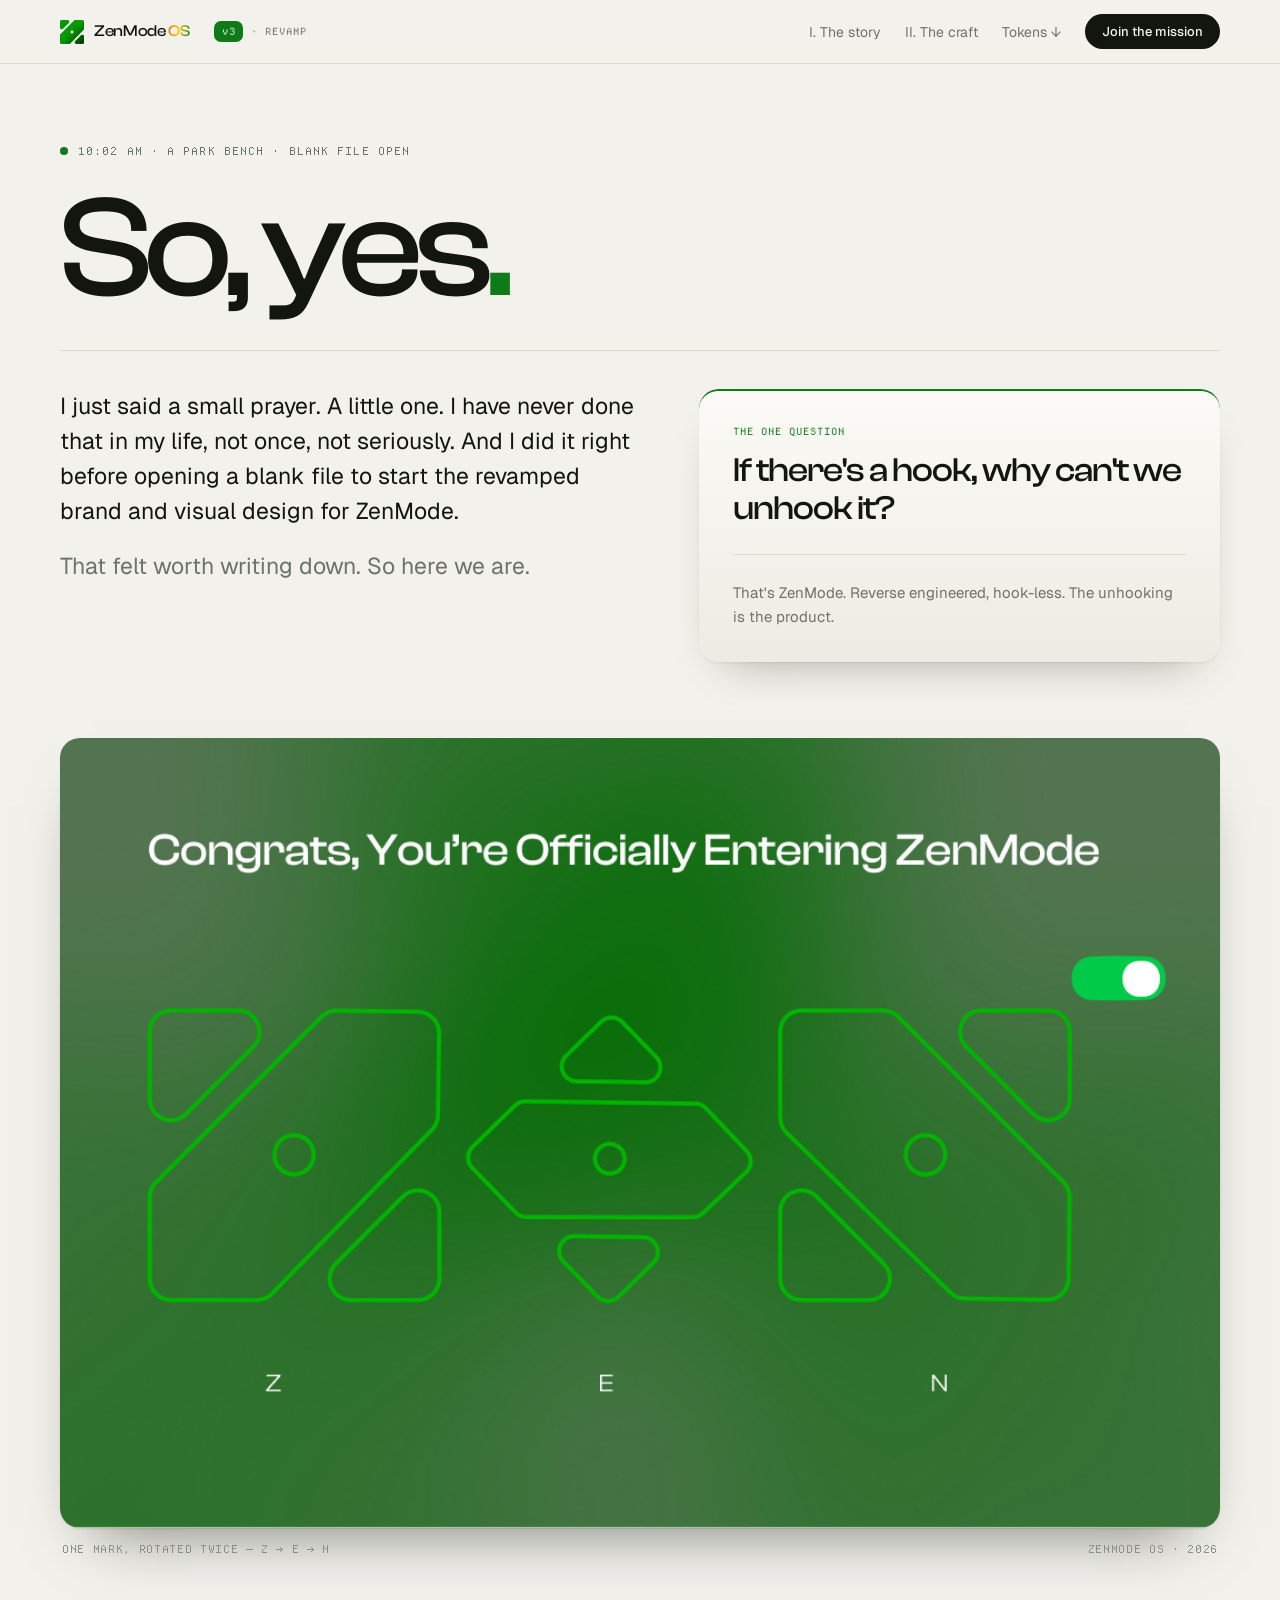
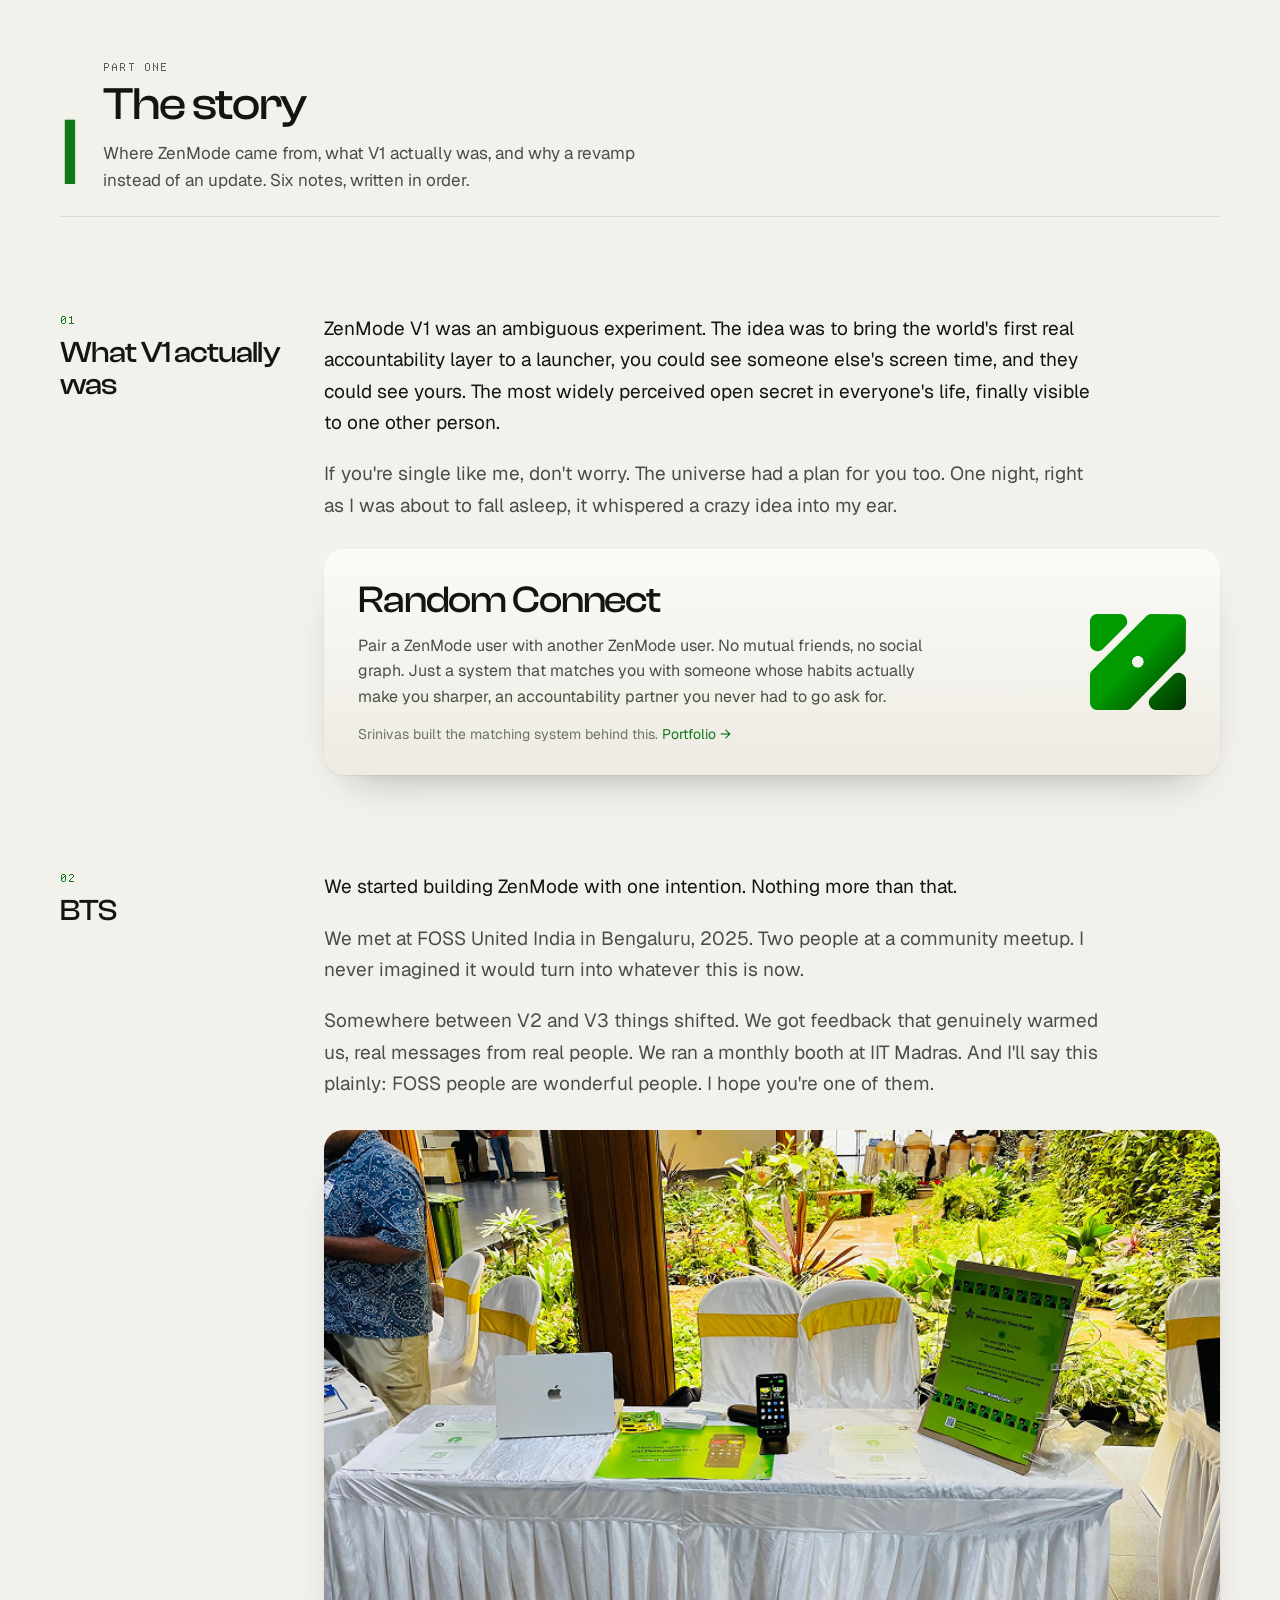
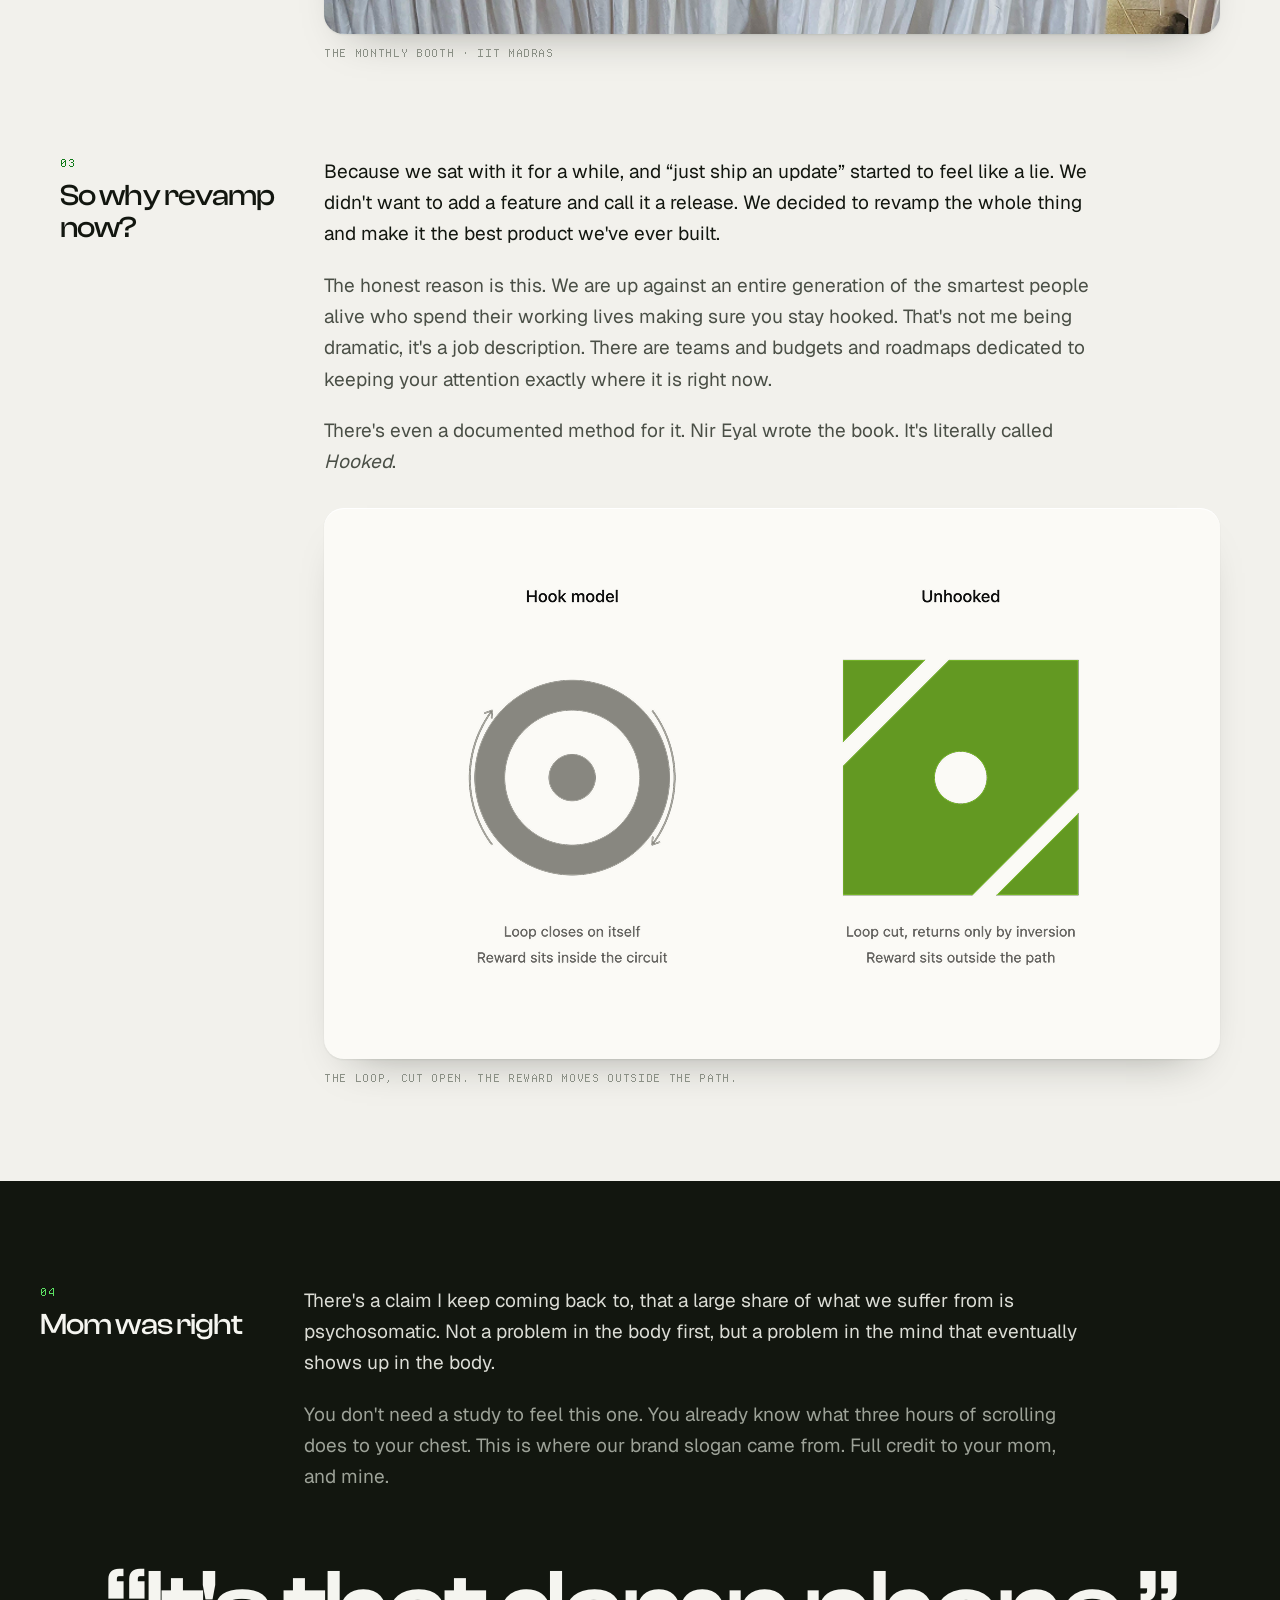
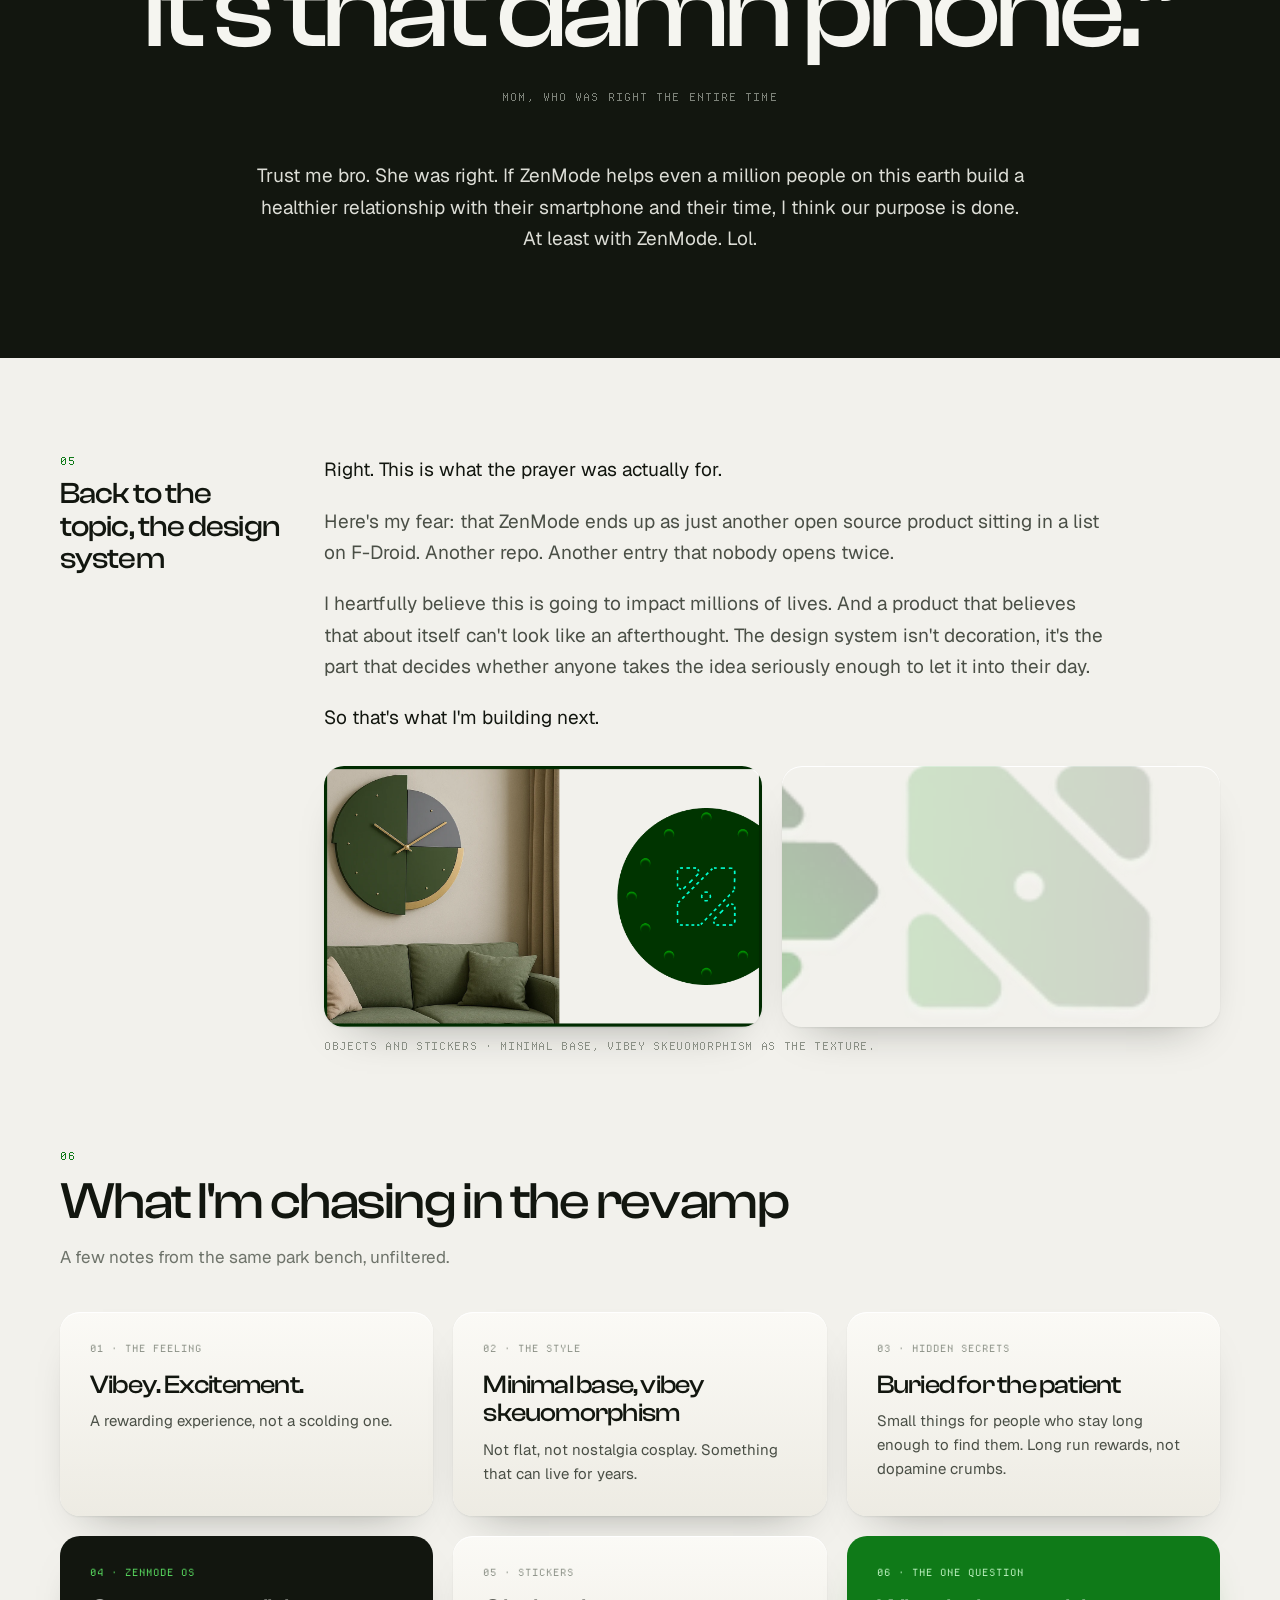
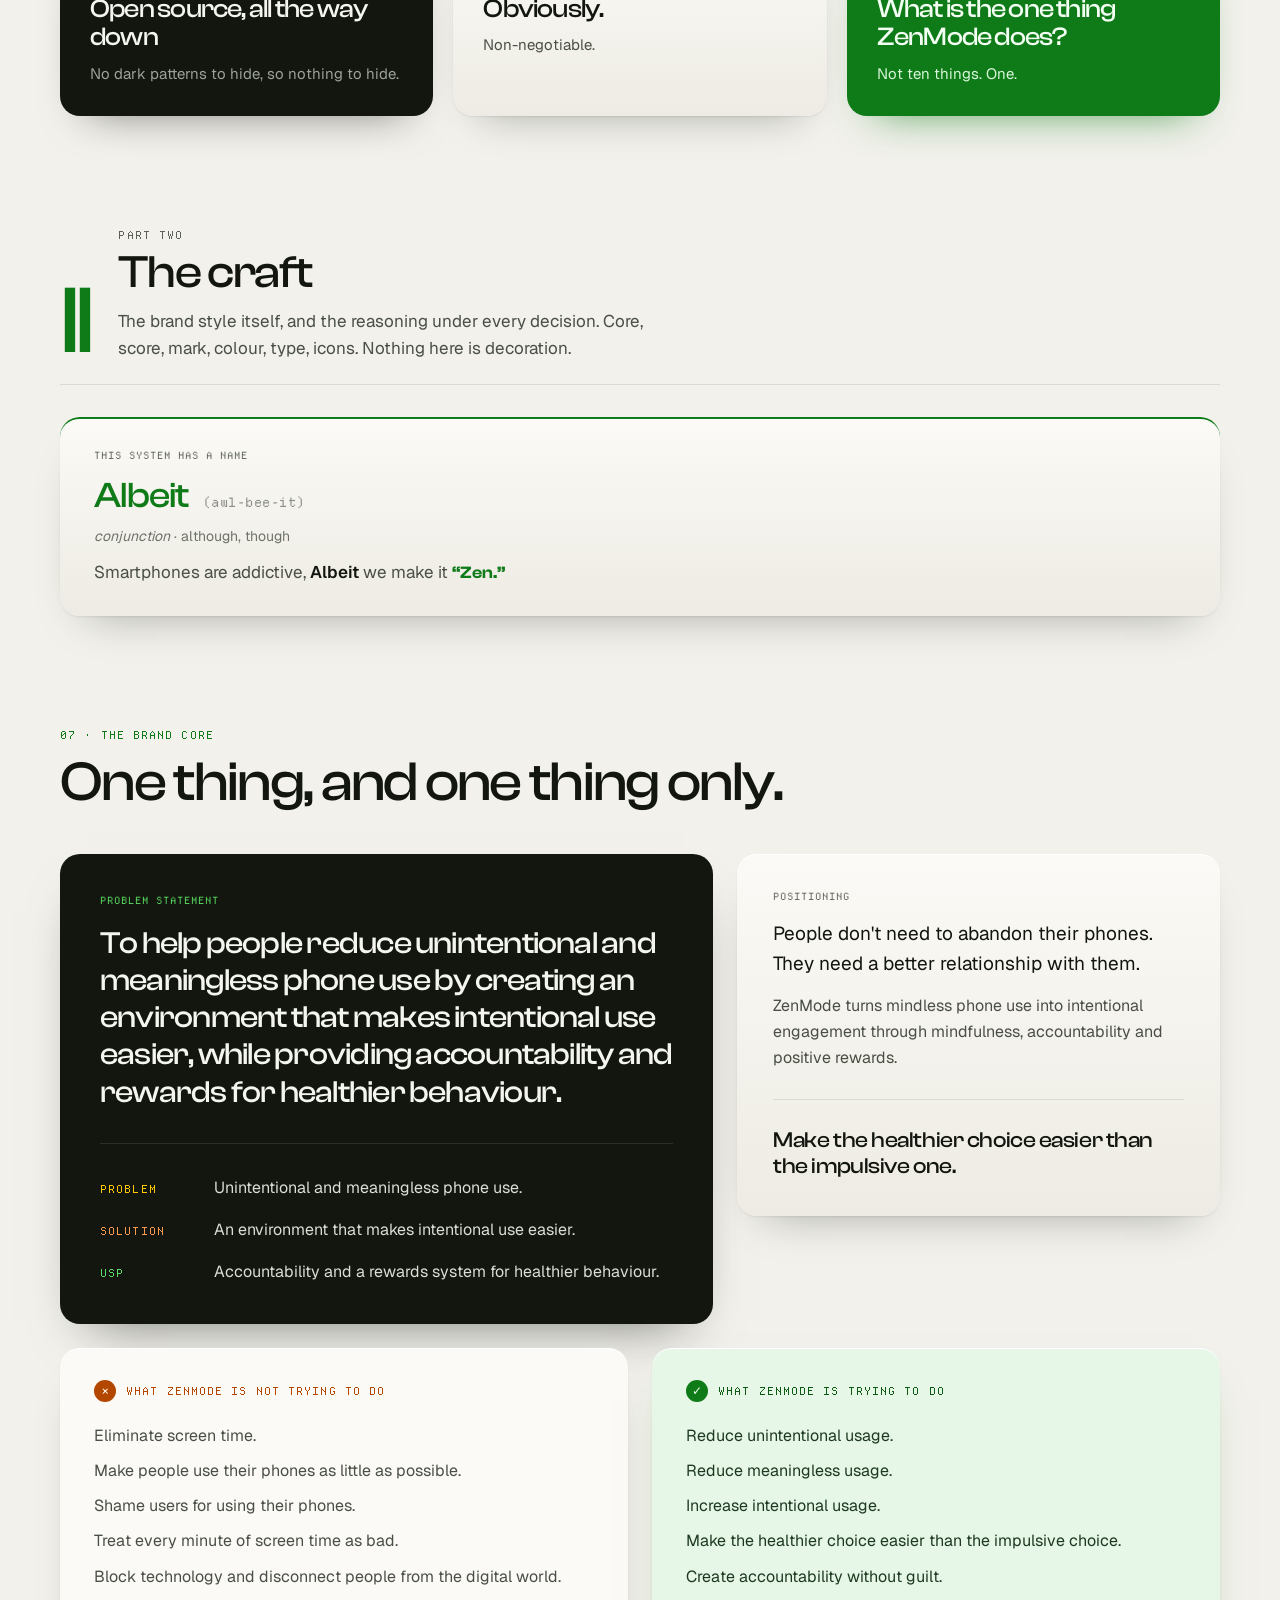
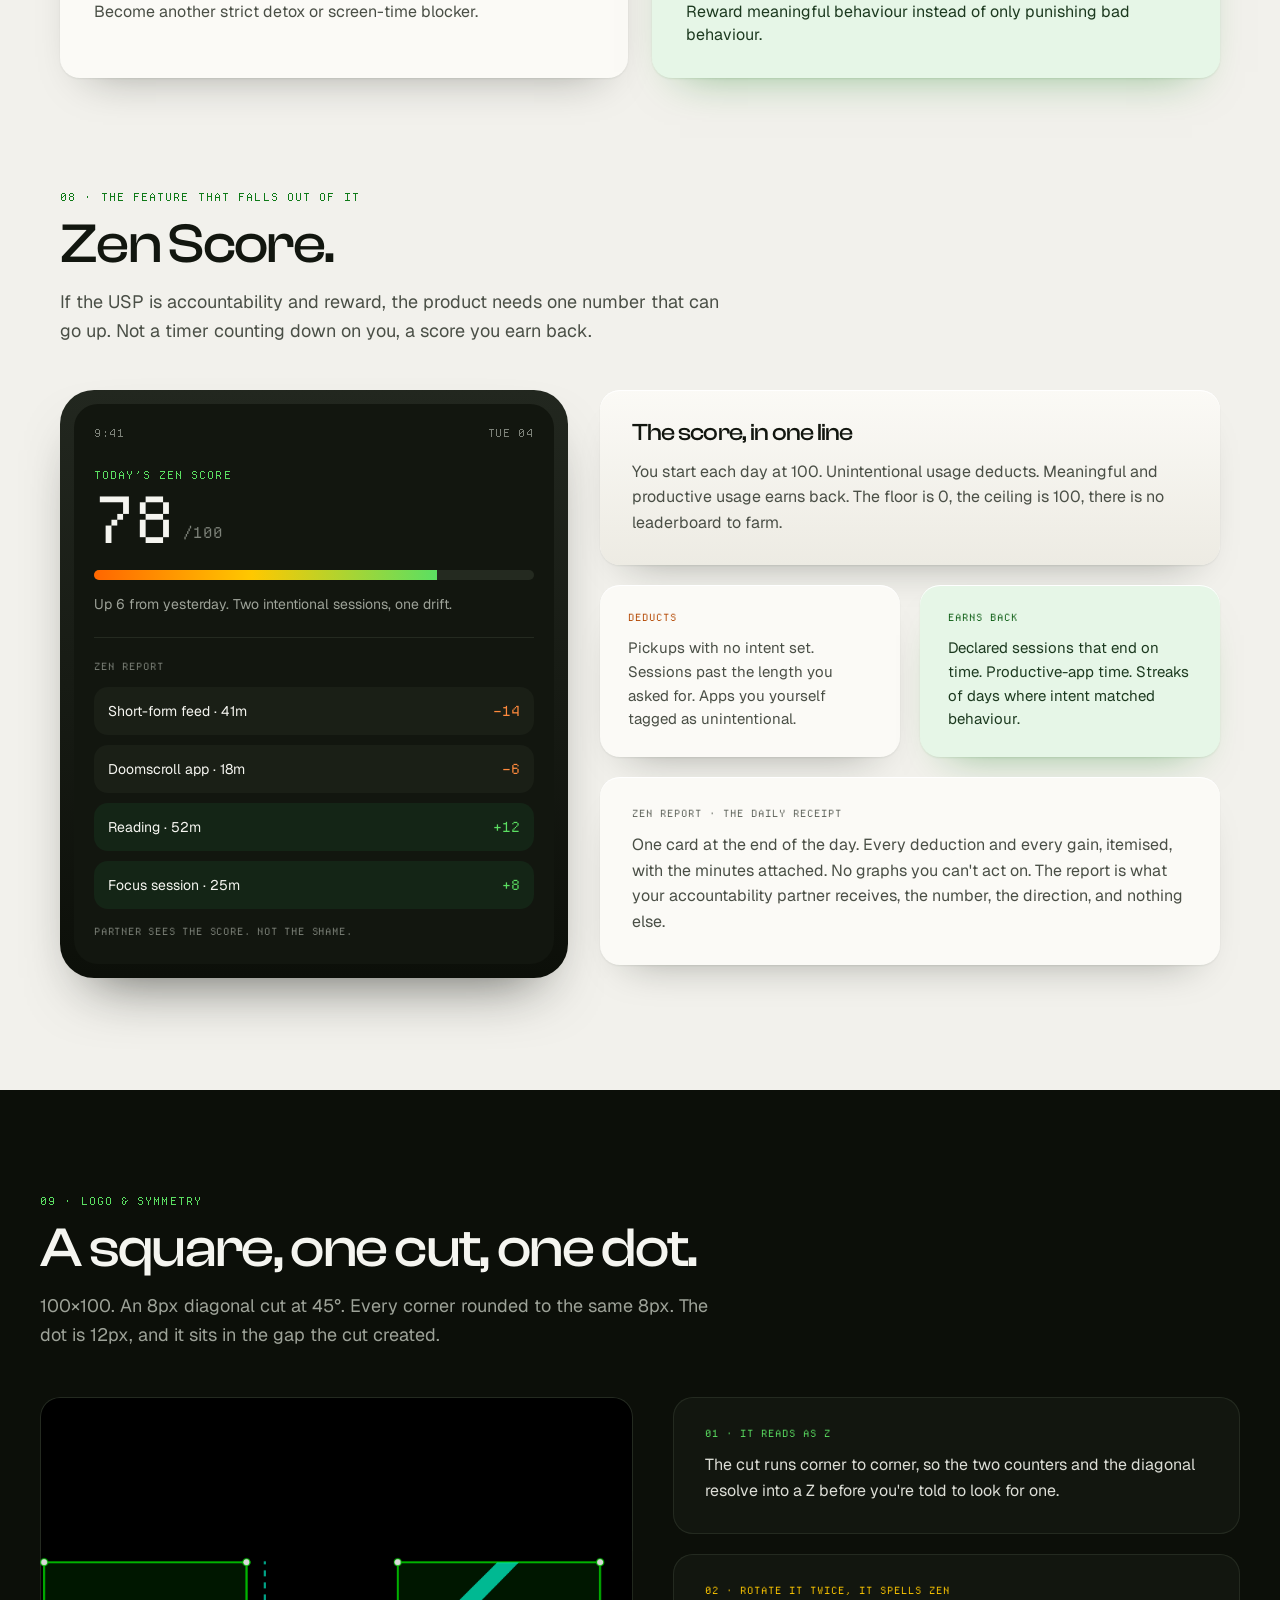
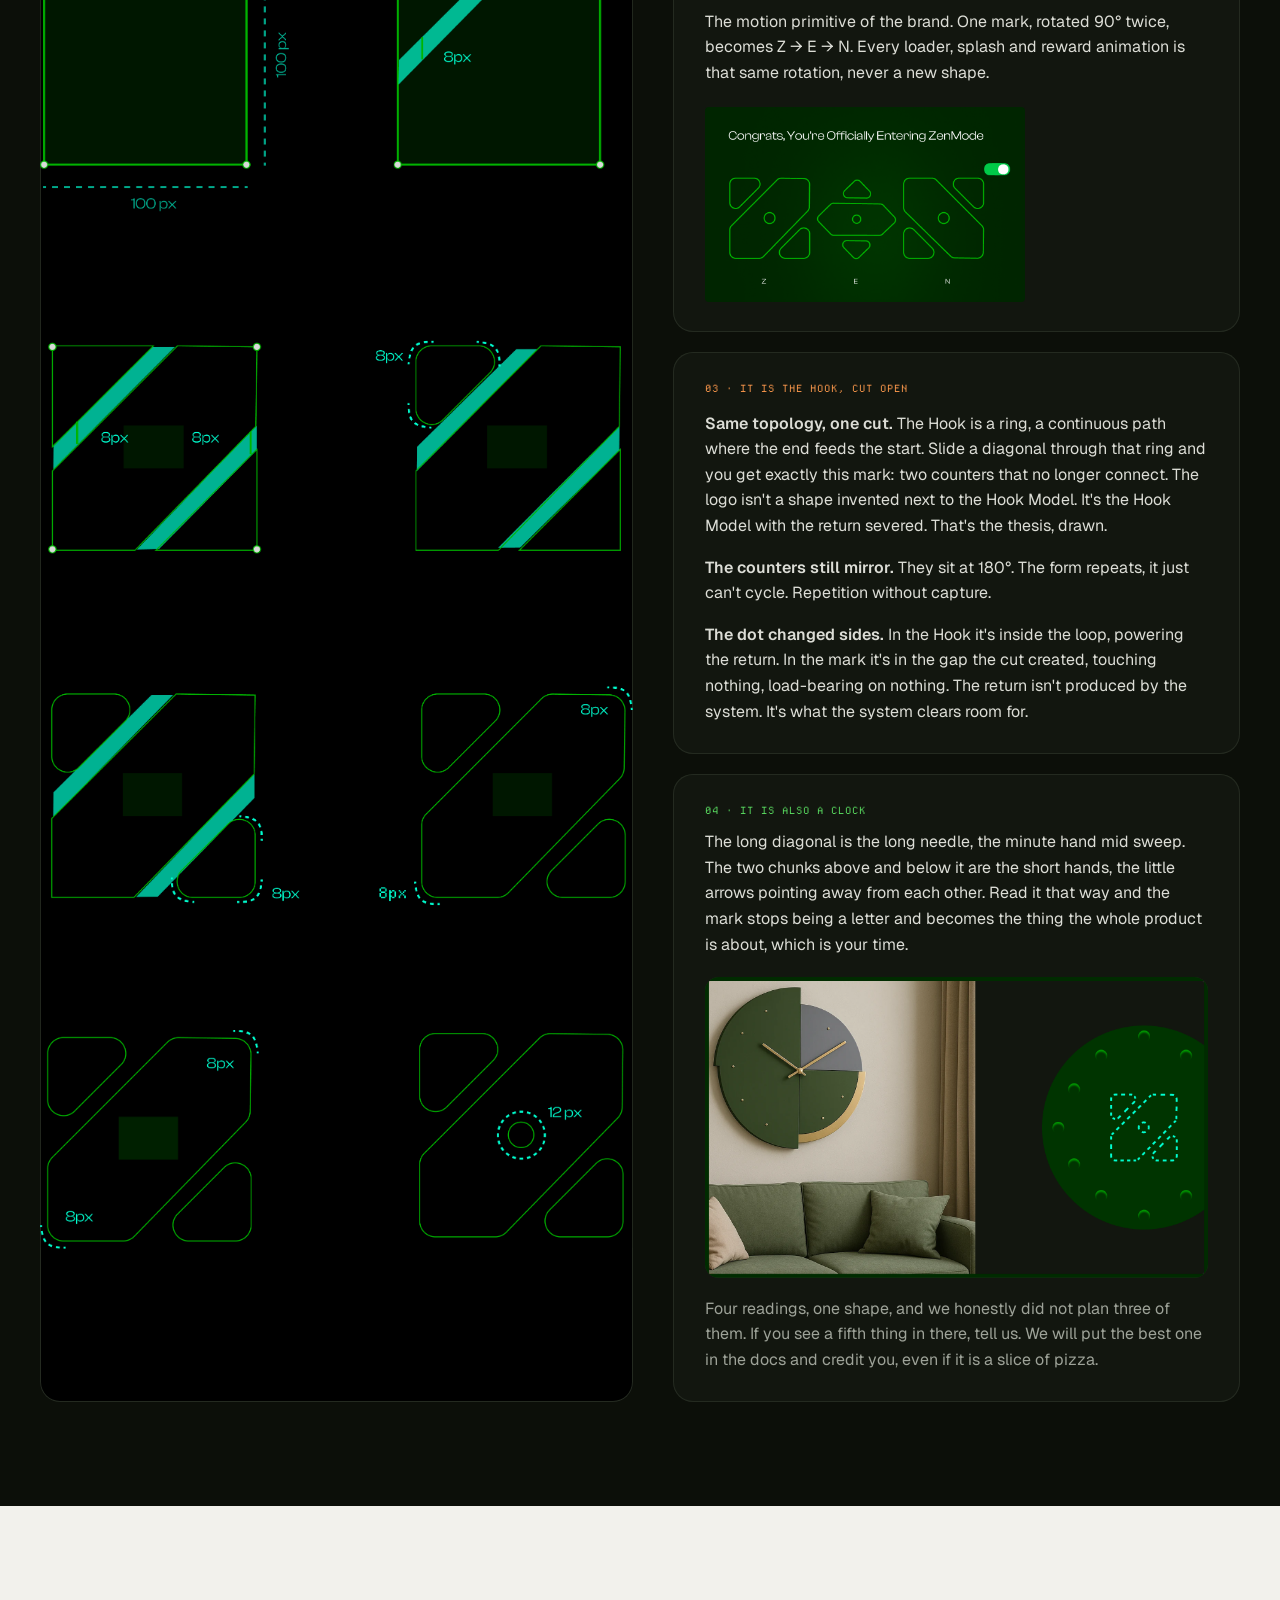
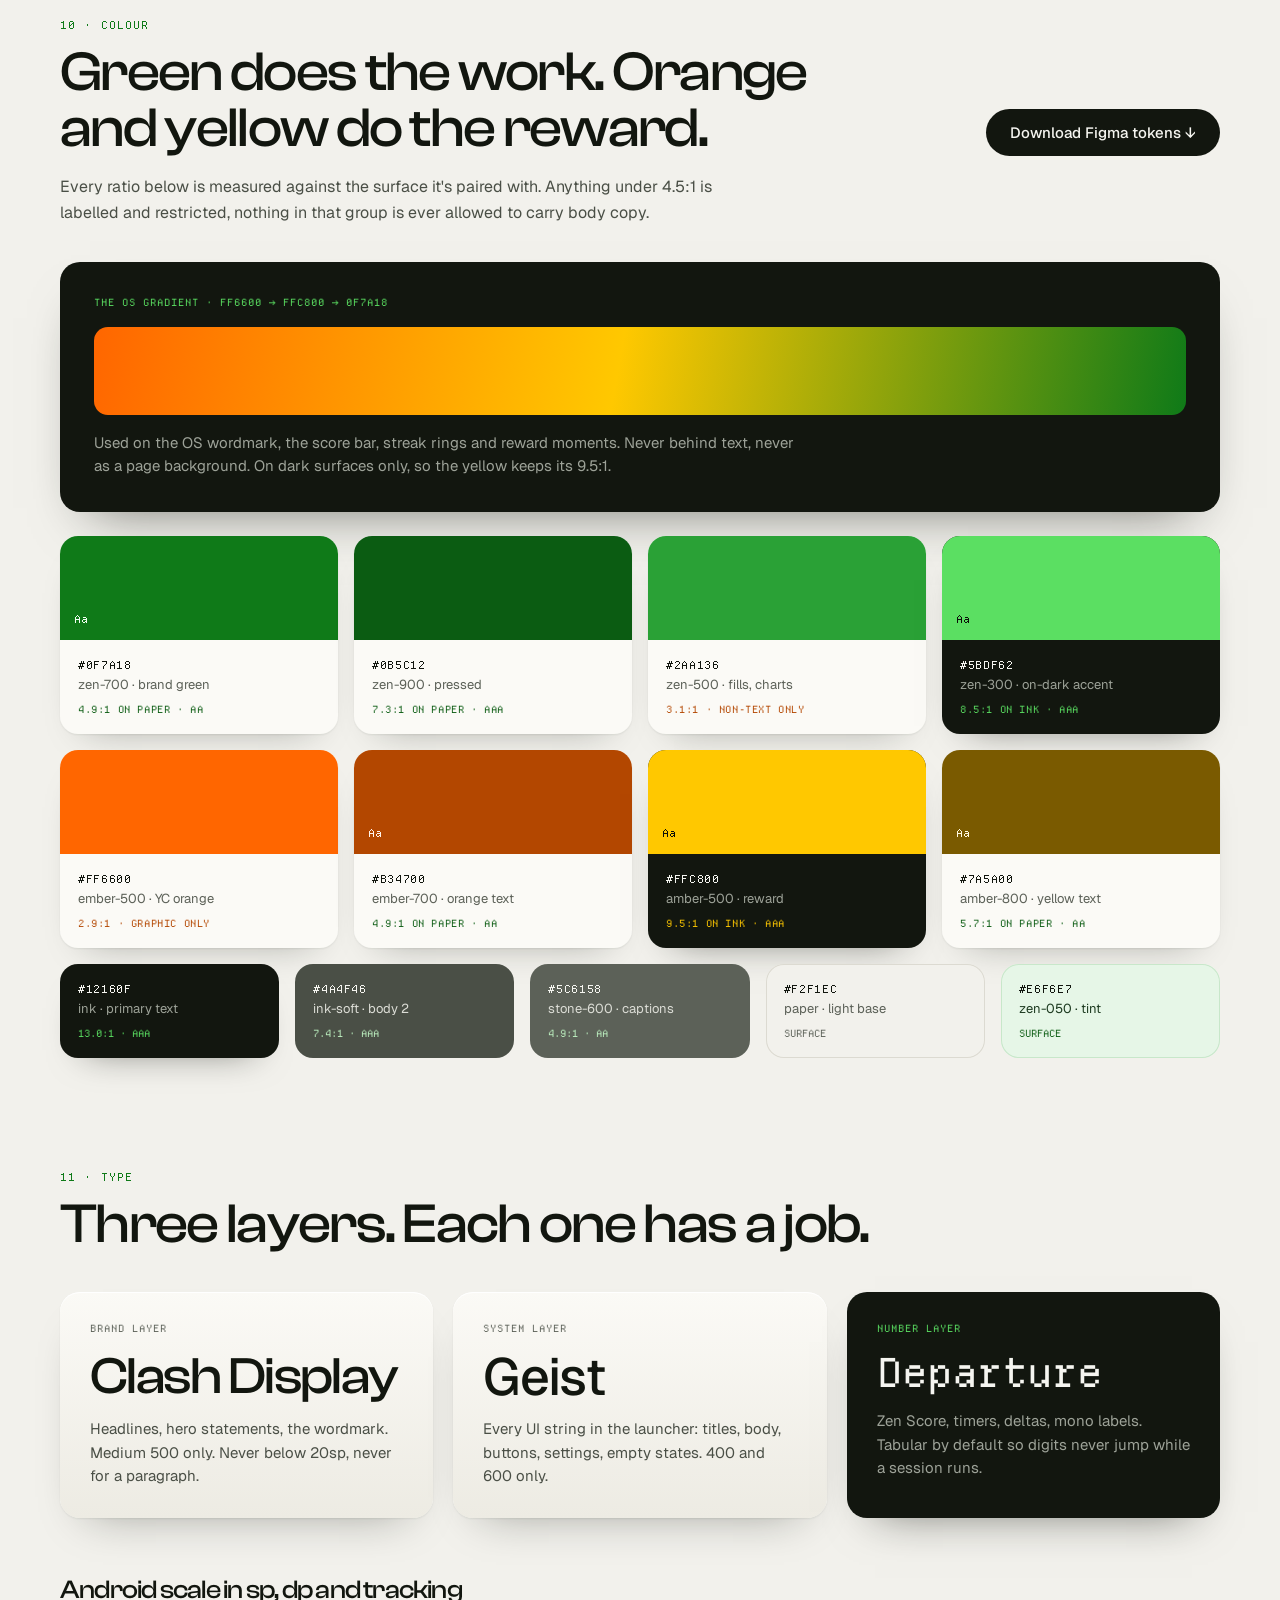
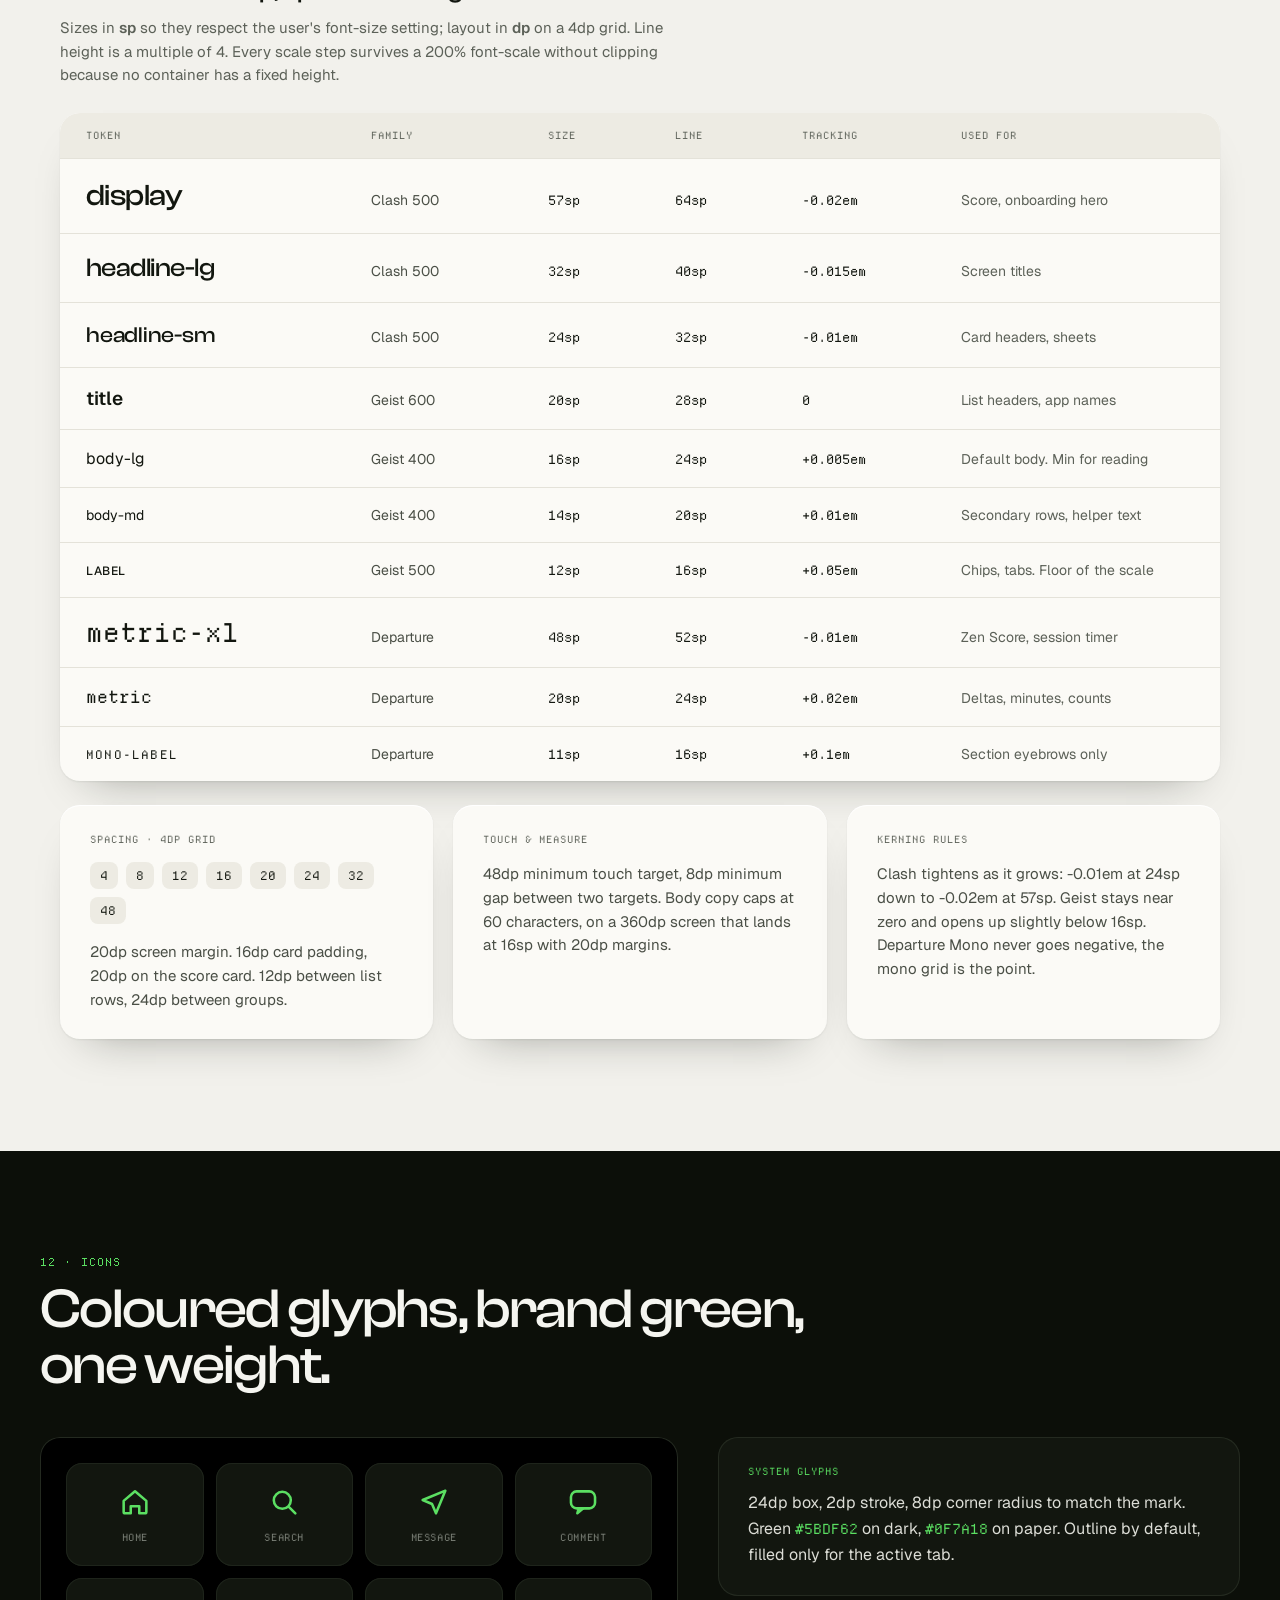
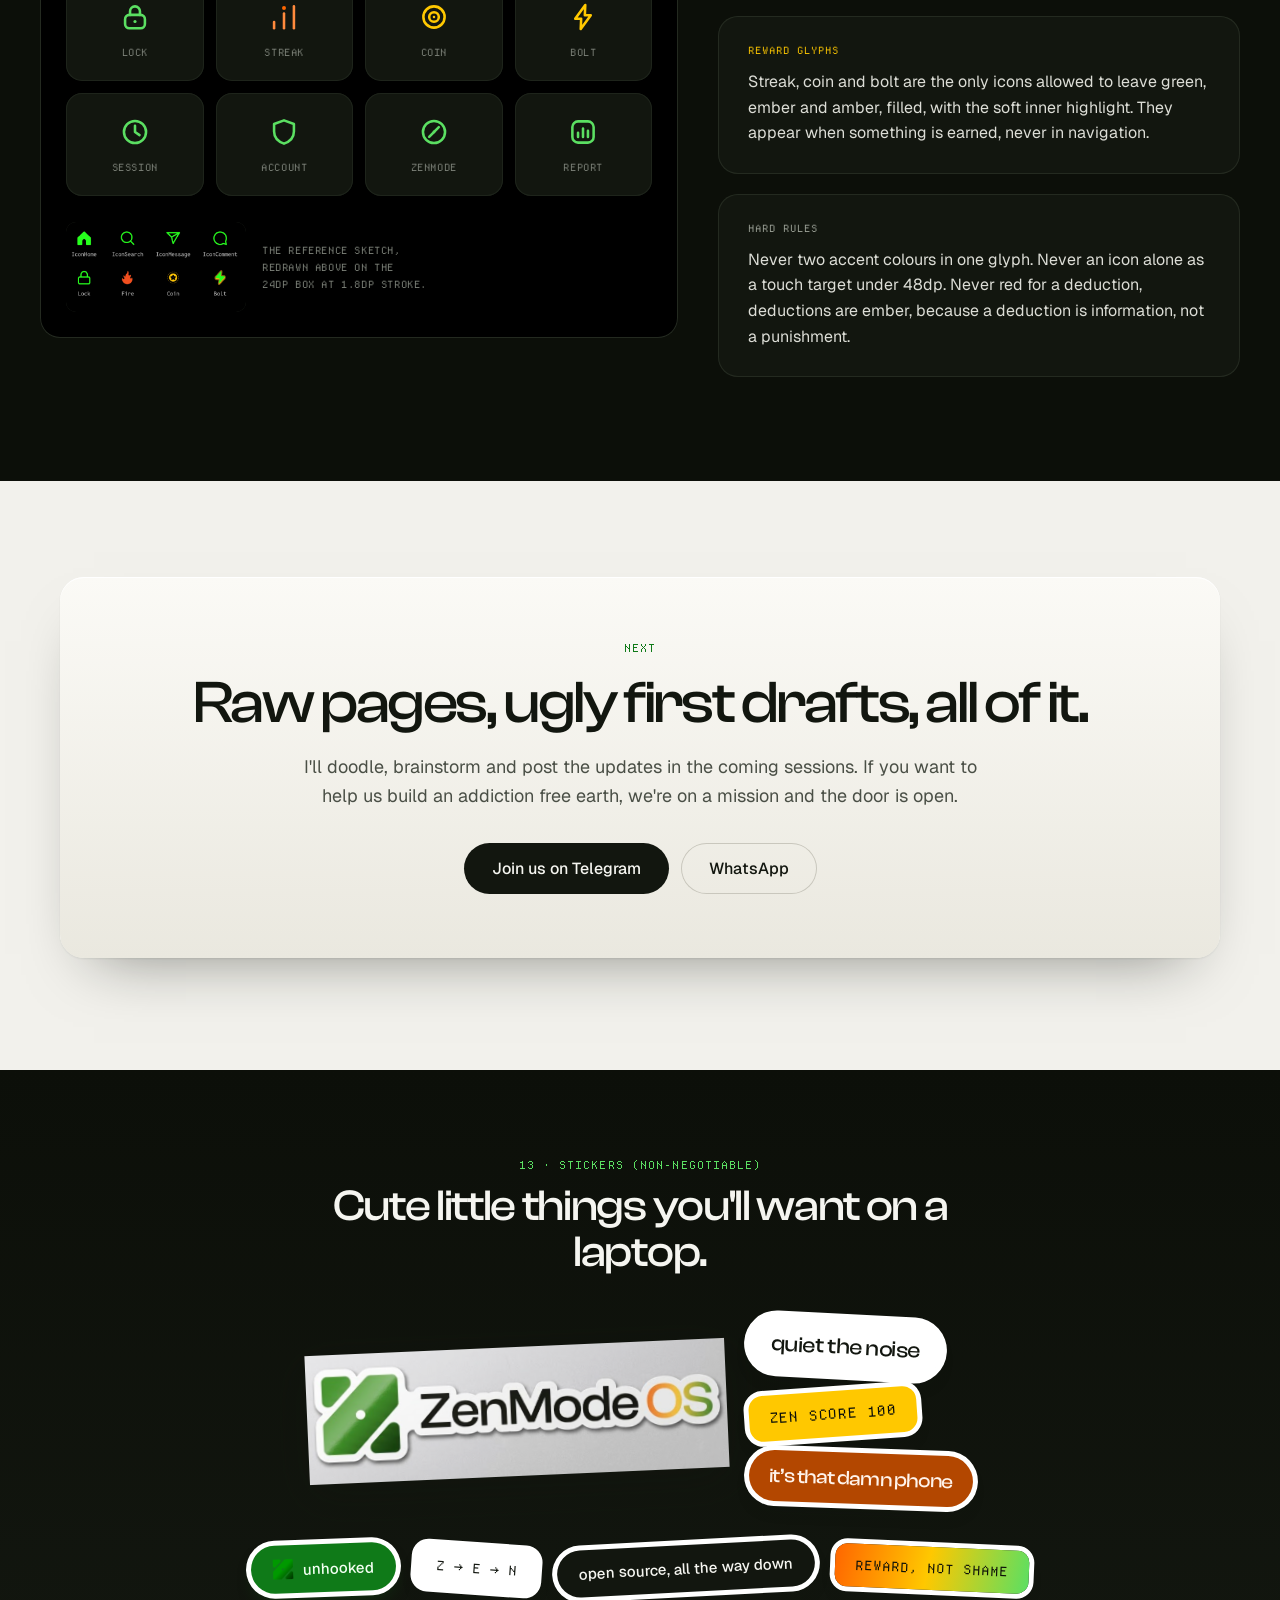
<file: index.html>
<!doctype html>
<html lang="en">
<head>
<meta charset="utf-8" />
<meta name="viewport" content="width=device-width, initial-scale=1" />
<title>Albeit &middot; ZenMode OS Brand Style</title>
<meta name="description" content="Albeit, the ZenMode OS design system: the story, the brand core, Zen Score, logo &amp; symmetry, colour, type, icons and stickers." />
<link rel="preconnect" href="https://fonts.googleapis.com" />
<link rel="preconnect" href="https://fonts.gstatic.com" crossorigin />
<link href="https://fonts.googleapis.com/css2?family=Geist:wght@300;400;500;600;700&display=swap" rel="stylesheet" />
<link rel="stylesheet" href="css/style.css" />
</head>
<body>

<div id="zm-root" style="background:#F2F1EC;min-height:100vh;overflow-x:hidden">

  <header style="position:sticky;top:0;z-index:50;background:rgba(242,241,236,0.9);backdrop-filter:blur(12px);border-bottom:1px solid #DCDAD1">
    <nav style="max-width:1240px;margin:0 auto;padding:14px 40px;display:flex;align-items:center;flex-wrap:wrap;gap:10px 24px">
      <a href="#top" style="display:flex;align-items:center;gap:10px;color:#12160F;flex:none">
        <img src="assets/img/zm-logo.png" alt="" style="width:24px;height:24px;object-fit:contain" />
        <span style="font-family:'Clash Display',sans-serif;font-weight:500;font-size:16px;letter-spacing:-0.02em;white-space:nowrap">ZenMode <span style="background:linear-gradient(100deg,#FF6600 0%,#FFC800 48%,#0F7A18 100%);-webkit-background-clip:text;background-clip:text;-webkit-text-fill-color:transparent;color:#FF6600">OS</span></span>
      </a>
      <span style="display:flex;align-items:center;gap:8px;flex:none;white-space:nowrap">
        <span style="font-family:'Departure Mono',monospace;font-size:10px;letter-spacing:0.08em;color:#F2FFF2;background:#0F7A18;padding:4px 8px;border-radius:7px">v3</span>
        <span style="font-family:'Departure Mono',monospace;font-size:10px;letter-spacing:0.1em;color:#6E736A">&middot; REVAMP</span>
      </span>
      <div style="flex:1"></div>
      <div class="nav-links-group" style="display:flex;align-items:center;gap:6px 24px;font-size:14px;color:#6E736A">
        <a href="#part-story" class="nav-link">I. The story</a>
        <a href="#part-craft" class="nav-link">II. The craft</a>
        <a href="assets/zenmode-tokens.json" download="zenmode-tokens.json" class="nav-link nav-link-accent">Tokens &darr;</a>
      </div>
      <a href="#next" class="btn-primary nav-cta" style="font-size:13px;font-weight:500;padding:9px 17px;white-space:nowrap;flex:none">Join the mission</a>
    </nav>
  </header>

  <nav id="zm-rail" class="zm-rail" aria-label="Sections" style="position:fixed;left:14px;top:50%;transform:translateY(-50%);z-index:40;width:120px;padding:13px 10px;border-radius:14px;background:rgba(250,249,245,0.97);backdrop-filter:blur(14px);box-shadow:inset 0 0 0 1px rgba(18,22,15,0.14), 0 20px 40px -24px rgba(18,22,15,0.6)">
    <div style="font-family:'Departure Mono',monospace;font-size:8px;letter-spacing:0.1em;color:#6E736A">I &middot; THE STORY</div>
    <div style="display:grid;gap:2px;margin-top:8px">
      <a href="#v1" data-rail="v1" class="rail-link"><span class="num">01</span>V1</a>
      <a href="#bts" data-rail="bts" class="rail-link"><span class="num">02</span>BTS</a>
      <a href="#why" data-rail="why" class="rail-link"><span class="num">03</span>WHY NOW</a>
      <a href="#mom" data-rail="mom" class="rail-link"><span class="num">04</span>MOM</a>
      <a href="#system" data-rail="system" class="rail-link"><span class="num">05</span>SYSTEM</a>
      <a href="#chasing" data-rail="chasing" class="rail-link"><span class="num">06</span>CHASING</a>
    </div>
    <div style="height:1px;background:rgba(18,22,15,0.1);margin:12px 0"></div>
    <div style="font-family:'Departure Mono',monospace;font-size:8px;letter-spacing:0.1em;color:#6E736A">II &middot; THE CRAFT</div>
    <div style="display:grid;gap:2px;margin-top:8px">
      <a href="#core" data-rail="core" class="rail-link"><span class="num">07</span>CORE</a>
      <a href="#score" data-rail="score" class="rail-link"><span class="num">08</span>ZEN SCORE</a>
      <a href="#logo" data-rail="logo" class="rail-link"><span class="num">09</span>LOGO</a>
      <a href="#colour" data-rail="colour" class="rail-link"><span class="num">10</span>COLOUR</a>
      <a href="#type" data-rail="type" class="rail-link"><span class="num">11</span>TYPE</a>
      <a href="#icons" data-rail="icons" class="rail-link"><span class="num">12</span>ICONS</a>
      <a href="#stickers" data-rail="stickers" class="rail-link"><span class="num">13</span>STICKERS</a>
    </div>
  </nav>

  <section id="top" style="max-width:1240px;margin:0 auto;padding:80px 40px 0">
    <div style="display:flex;align-items:center;gap:10px">
      <span style="width:8px;height:8px;border-radius:999px;background:#0F7A18;animation:zm-pulse 3.4s ease-in-out infinite"></span>
      <span style="font-family:'Departure Mono',monospace;font-size:11px;letter-spacing:0.1em;color:#6E736A">10:02 AM &middot; A PARK BENCH &middot; BLANK FILE OPEN</span>
    </div>
    <h1 class="hero-title" style="font-size:144px;line-height:86%;letter-spacing:-0.055em;margin:30px 0 0">So, yes<span style="color:#0F7A18">.</span></h1>
    <div style="height:1px;background:#DCDAD1;margin:38px 0 0"></div>
    <div class="g2" style="display:grid;grid-template-columns:1.05fr 0.95fr;gap:64px;margin-top:38px;align-items:start">
      <div>
        <p style="font-size:23px;line-height:152%;color:#12160F;margin:0;text-wrap:pretty">I just said a small prayer. A little one. I have never done that in my life, not once, not seriously. And I did it right before opening a blank file to start the revamped brand and visual design for ZenMode.</p>
        <p style="font-size:23px;line-height:152%;color:#6E736A;margin:20px 0 0">That felt worth writing down. So here we are.</p>
      </div>
      <div style="border-radius:20px;padding:34px;background:linear-gradient(#FBFAF6,#EDEBE3);box-shadow:inset 0 1px 0 #FFFFFF, 0 1px 2px rgba(18,22,15,0.07), 0 22px 44px -28px rgba(18,22,15,0.4);border-top:2px solid #0F7A18">
        <div style="font-family:'Departure Mono',monospace;font-size:10px;letter-spacing:0.1em;color:#0F7A18">THE ONE QUESTION</div>
        <p style="font-family:'Clash Display',sans-serif;font-weight:500;font-size:34px;line-height:112%;letter-spacing:-0.03em;margin:14px 0 0">If there's a hook, why can't we unhook it?</p>
        <div style="height:1px;background:#DCDAD1;margin:26px 0"></div>
        <p style="font-size:15px;line-height:158%;color:#6E736A;margin:0">That's ZenMode. Reverse engineered, hook-less. The unhooking is the product.</p>
      </div>
    </div>
    <figure style="margin:76px 0 0">
      <img src="assets/img/zen-hero.png" alt="ZEN wordmark built from three cut-square glyphs, on a green field" style="width:100%;display:block;border-radius:20px;box-shadow:0 1px 2px rgba(18,22,15,0.1), 0 34px 60px -34px rgba(18,22,15,0.55)" />
      <figcaption style="display:flex;justify-content:space-between;gap:20px;flex-wrap:wrap;font-family:'Departure Mono',monospace;font-size:11px;letter-spacing:0.06em;color:#8B9086;margin:14px 2px 0">
        <span>ONE MARK, ROTATED TWICE &mdash; Z &rarr; E &rarr; N</span>
        <span>ZENMODE OS &middot; 2026</span>
      </figcaption>
    </figure>
  </section>

  <section id="part-story" style="max-width:1240px;margin:0 auto;padding:104px 40px 0">
    <div style="display:flex;align-items:flex-end;gap:28px;flex-wrap:wrap;padding-bottom:22px;border-bottom:1px solid #DCDAD1">
      <div class="part-numeral" style="font-family:'Clash Display',sans-serif;font-weight:500;font-size:96px;line-height:82%;letter-spacing:-0.05em;color:#0F7A18">I</div>
      <div style="flex:1;min-width:280px">
        <div style="font-family:'Departure Mono',monospace;font-size:11px;letter-spacing:0.1em;color:#5C6158">PART ONE</div>
        <h2 class="section-h2" style="font-size:46px;line-height:100%;margin:8px 0 0">The story</h2>
        <p style="font-size:17px;line-height:158%;color:#4A4F46;margin:12px 0 0;max-width:52ch">Where ZenMode came from, what V1 actually was, and why a revamp instead of an update. Six notes, written in order.</p>
      </div>
    </div>
  </section>

  <section id="v1" style="max-width:1240px;margin:0 auto;padding:96px 40px 0">
    <div class="sidebar" style="display:grid;grid-template-columns:220px 1fr;gap:44px;align-items:start">
      <div style="position:sticky;top:96px">
        <div style="font-family:'Departure Mono',monospace;font-size:11px;letter-spacing:0.1em;color:#0F7A18">01</div>
        <h2 style="font-size:30px;line-height:108%;margin:10px 0 0">What V1 actually was</h2>
      </div>
      <div>
        <p style="font-size:19px;line-height:165%;margin:0;max-width:60ch">ZenMode V1 was an ambiguous experiment. The idea was to bring the world's first real accountability layer to a launcher, you could see someone else's screen time, and they could see yours. The most widely perceived open secret in everyone's life, finally visible to one other person.</p>
        <p style="font-size:19px;line-height:165%;margin:20px 0 0;max-width:60ch;color:#4A4F46">If you're single like me, don't worry. The universe had a plan for you too. One night, right as I was about to fall asleep, it whispered a crazy idea into my ear.</p>
        <div style="border-radius:20px;padding:32px 34px;margin-top:28px;background:linear-gradient(#FBFAF6,#EDEBE3);box-shadow:inset 0 1px 0 #FFFFFF, 0 1px 2px rgba(18,22,15,0.07), 0 22px 44px -28px rgba(18,22,15,0.4);display:grid;grid-template-columns:1fr auto;gap:26px;align-items:center">
          <div>
            <h3 style="font-size:38px;line-height:104%;margin:0">Random Connect</h3>
            <p style="font-size:16px;line-height:160%;color:#4A4F46;margin:12px 0 0;max-width:52ch">Pair a ZenMode user with another ZenMode user. No mutual friends, no social graph. Just a system that matches you with someone whose habits actually make you sharper, an accountability partner you never had to go ask for.</p>
            <p style="font-size:14px;color:#6E736A;margin:16px 0 0">Srinivas built the matching system behind this. <a href="#">Portfolio &rarr;</a></p>
          </div>
          <img src="assets/img/zm-logo.png" alt="" style="width:96px;height:96px;object-fit:contain" />
        </div>
      </div>
    </div>
  </section>

  <section id="bts" style="max-width:1240px;margin:0 auto;padding:96px 40px 0">
    <div class="sidebar" style="display:grid;grid-template-columns:220px 1fr;gap:44px;align-items:start">
      <div style="position:sticky;top:96px">
        <div style="font-family:'Departure Mono',monospace;font-size:11px;letter-spacing:0.1em;color:#0F7A18">02</div>
        <h2 style="font-size:30px;line-height:108%;margin:10px 0 0">BTS</h2>
      </div>
      <div>
        <p style="font-size:19px;line-height:165%;margin:0;max-width:60ch">We started building ZenMode with one intention. Nothing more than that.</p>
        <p style="font-size:19px;line-height:165%;margin:20px 0 0;max-width:60ch;color:#4A4F46">We met at FOSS United India in Bengaluru, 2025. Two people at a community meetup. I never imagined it would turn into whatever this is now.</p>
        <p style="font-size:19px;line-height:165%;margin:20px 0 0;max-width:60ch;color:#4A4F46">Somewhere between V2 and V3 things shifted. We got feedback that genuinely warmed us, real messages from real people. We ran a monthly booth at IIT Madras. And I'll say this plainly: FOSS people are wonderful people. I hope you're one of them.</p>
        <div style="border-radius:20px;overflow:hidden;margin-top:30px;box-shadow:inset 0 1px 0 #FFFFFF, 0 1px 2px rgba(18,22,15,0.07), 0 22px 44px -28px rgba(18,22,15,0.4)">
          <img src="assets/img/booth.png" alt="The ZenMode booth at a FOSS meetup" style="width:100%;display:block" />
        </div>
        <p style="font-family:'Departure Mono',monospace;font-size:11px;letter-spacing:0.06em;color:#8B9086;margin:12px 0 0">THE MONTHLY BOOTH &middot; IIT MADRAS</p>
      </div>
    </div>
  </section>

  <section id="why" style="max-width:1240px;margin:0 auto;padding:96px 40px 0">
    <div class="sidebar" style="display:grid;grid-template-columns:220px 1fr;gap:44px;align-items:start">
      <div style="position:sticky;top:96px">
        <div style="font-family:'Departure Mono',monospace;font-size:11px;letter-spacing:0.1em;color:#0F7A18">03</div>
        <h2 style="font-size:30px;line-height:108%;margin:10px 0 0">So why revamp now?</h2>
      </div>
      <div>
        <p style="font-size:19px;line-height:165%;margin:0;max-width:60ch">Because we sat with it for a while, and &ldquo;just ship an update&rdquo; started to feel like a lie. We didn't want to add a feature and call it a release. We decided to revamp the whole thing and make it the best product we've ever built.</p>
        <p style="font-size:19px;line-height:165%;margin:20px 0 0;max-width:60ch;color:#4A4F46">The honest reason is this. We are up against an entire generation of the smartest people alive who spend their working lives making sure you stay hooked. That's not me being dramatic, it's a job description. There are teams and budgets and roadmaps dedicated to keeping your attention exactly where it is right now.</p>
        <p style="font-size:19px;line-height:165%;margin:20px 0 0;max-width:60ch;color:#4A4F46">There's even a documented method for it. Nir Eyal wrote the book. It's literally called <em>Hooked</em>.</p>
        <div style="border-radius:20px;padding:40px;margin-top:30px;background:#FBFAF6;box-shadow:inset 0 1px 0 #FFFFFF, 0 1px 2px rgba(18,22,15,0.07), 0 22px 44px -28px rgba(18,22,15,0.4)">
          <img src="assets/img/hook-unhooked.png" alt="The hook model beside the unhooked model" style="width:100%;max-width:801px;display:block;margin:0 auto" />
        </div>
        <p style="font-family:'Departure Mono',monospace;font-size:11px;letter-spacing:0.06em;color:#8B9086;margin:12px 0 0">THE LOOP, CUT OPEN. THE REWARD MOVES OUTSIDE THE PATH.</p>
      </div>
    </div>
  </section>

  <section id="mom" style="margin-top:96px;background:#12160F;color:#F5F5F0;padding:104px 40px">
    <div style="max-width:1240px;margin:0 auto">
      <div class="sidebar" style="display:grid;grid-template-columns:220px 1fr;gap:44px;align-items:start">
        <div>
          <div style="font-family:'Departure Mono',monospace;font-size:11px;letter-spacing:0.1em;color:#5BDF62">04</div>
          <h2 style="font-size:30px;line-height:108%;margin:10px 0 0">Mom was right</h2>
        </div>
        <div>
          <p style="font-size:19px;line-height:165%;margin:0;max-width:60ch;color:#DCDDD6">There's a claim I keep coming back to, that a large share of what we suffer from is psychosomatic. Not a problem in the body first, but a problem in the mind that eventually shows up in the body.</p>
          <p style="font-size:19px;line-height:165%;margin:20px 0 0;max-width:60ch;color:#9DA298">You don't need a study to feel this one. You already know what three hours of scrolling does to your chest. This is where our brand slogan came from. Full credit to your mom, and mine.</p>
        </div>
      </div>
      <blockquote style="margin:64px 0 0;text-align:center">
        <p class="quote-title" style="font-family:'Clash Display',sans-serif;font-weight:500;font-size:112px;line-height:96%;letter-spacing:-0.045em;margin:0">&ldquo;It's that damn phone.&rdquo;</p>
        <footer style="font-family:'Departure Mono',monospace;font-size:11px;letter-spacing:0.1em;color:#7D8279;margin-top:26px">MOM, WHO WAS RIGHT THE ENTIRE TIME</footer>
      </blockquote>
      <p style="font-size:19px;line-height:165%;color:#DCDDD6;max-width:60ch;margin:56px auto 0;text-align:center">Trust me bro. She was right. If ZenMode helps even a million people on this earth build a healthier relationship with their smartphone and their time, I think our purpose is done. At least with ZenMode. Lol.</p>
    </div>
  </section>

  <section id="system" style="max-width:1240px;margin:0 auto;padding:96px 40px 0">
    <div class="sidebar" style="display:grid;grid-template-columns:220px 1fr;gap:44px;align-items:start">
      <div style="position:sticky;top:96px">
        <div style="font-family:'Departure Mono',monospace;font-size:11px;letter-spacing:0.1em;color:#0F7A18">05</div>
        <h2 style="font-size:30px;line-height:108%;margin:10px 0 0">Back to the topic, the design system</h2>
      </div>
      <div>
        <p style="font-size:19px;line-height:165%;margin:0;max-width:60ch">Right. This is what the prayer was actually for.</p>
        <p style="font-size:19px;line-height:165%;margin:20px 0 0;max-width:60ch;color:#4A4F46">Here's my fear: that ZenMode ends up as just another open source product sitting in a list on F-Droid. Another repo. Another entry that nobody opens twice.</p>
        <p style="font-size:19px;line-height:165%;margin:20px 0 0;max-width:60ch;color:#4A4F46">I heartfully believe this is going to impact millions of lives. And a product that believes that about itself can't look like an afterthought. The design system isn't decoration, it's the part that decides whether anyone takes the idea seriously enough to let it into their day.</p>
        <p style="font-size:19px;line-height:165%;margin:20px 0 0;max-width:60ch">So that's what I'm building next.</p>
        <div style="display:grid;grid-template-columns:1fr 1fr;gap:20px;margin-top:32px">
          <div style="border-radius:20px;overflow:hidden;box-shadow:inset 0 1px 0 #FFFFFF, 0 1px 2px rgba(18,22,15,0.07), 0 22px 44px -28px rgba(18,22,15,0.4)">
            <img src="assets/img/clock-dial.png" alt="The ZenMode dial, an object study" style="width:100%;display:block" />
          </div>
          <div style="border-radius:20px;overflow:hidden;box-shadow:inset 0 1px 0 #FFFFFF, 0 1px 2px rgba(18,22,15,0.07), 0 22px 44px -28px rgba(18,22,15,0.4)">
            <img src="assets/img/sticker-strip.webp" alt="Sticker sheet of ZenMode glyphs" style="width:100%;height:100%;object-fit:cover;display:block" />
          </div>
        </div>
        <p style="font-family:'Departure Mono',monospace;font-size:11px;letter-spacing:0.06em;color:#8B9086;margin:12px 0 0">OBJECTS AND STICKERS &middot; MINIMAL BASE, VIBEY SKEUOMORPHISM AS THE TEXTURE.</p>
      </div>
    </div>
  </section>

  <section id="chasing" style="max-width:1240px;margin:0 auto;padding:96px 40px 0">
    <div style="font-family:'Departure Mono',monospace;font-size:11px;letter-spacing:0.1em;color:#0F7A18">06</div>
    <h2 class="section-h2" style="font-size:52px;line-height:102%;margin:12px 0 0;max-width:24ch">What I'm chasing in the revamp</h2>
    <p style="font-size:17px;line-height:160%;color:#6E736A;margin:16px 0 0;max-width:52ch">A few notes from the same park bench, unfiltered.</p>
    <div class="g3" style="display:grid;grid-template-columns:repeat(3,1fr);gap:20px;margin-top:40px">
      <div style="border-radius:20px;padding:30px;background:linear-gradient(#FBFAF6,#EDEBE3);box-shadow:inset 0 1px 0 #FFFFFF, 0 1px 2px rgba(18,22,15,0.07), 0 22px 44px -28px rgba(18,22,15,0.4)">
        <div style="font-family:'Departure Mono',monospace;font-size:10px;letter-spacing:0.1em;color:#8B9086">01 &middot; THE FEELING</div>
        <h3 style="font-size:26px;line-height:110%;margin:16px 0 0">Vibey. Excitement.</h3>
        <p style="font-size:15px;line-height:160%;color:#4A4F46;margin:10px 0 0">A rewarding experience, not a scolding one.</p>
      </div>
      <div style="border-radius:20px;padding:30px;background:linear-gradient(#FBFAF6,#EDEBE3);box-shadow:inset 0 1px 0 #FFFFFF, 0 1px 2px rgba(18,22,15,0.07), 0 22px 44px -28px rgba(18,22,15,0.4)">
        <div style="font-family:'Departure Mono',monospace;font-size:10px;letter-spacing:0.1em;color:#8B9086">02 &middot; THE STYLE</div>
        <h3 style="font-size:26px;line-height:110%;margin:16px 0 0">Minimal base, vibey skeuomorphism</h3>
        <p style="font-size:15px;line-height:160%;color:#4A4F46;margin:10px 0 0">Not flat, not nostalgia cosplay. Something that can live for years.</p>
      </div>
      <div style="border-radius:20px;padding:30px;background:linear-gradient(#FBFAF6,#EDEBE3);box-shadow:inset 0 1px 0 #FFFFFF, 0 1px 2px rgba(18,22,15,0.07), 0 22px 44px -28px rgba(18,22,15,0.4)">
        <div style="font-family:'Departure Mono',monospace;font-size:10px;letter-spacing:0.1em;color:#8B9086">03 &middot; HIDDEN SECRETS</div>
        <h3 style="font-size:26px;line-height:110%;margin:16px 0 0">Buried for the patient</h3>
        <p style="font-size:15px;line-height:160%;color:#4A4F46;margin:10px 0 0">Small things for people who stay long enough to find them. Long run rewards, not dopamine crumbs.</p>
      </div>
      <div style="border-radius:20px;padding:30px;background:#12160F;color:#F5F5F0;box-shadow:0 22px 44px -28px rgba(18,22,15,0.6)">
        <div style="font-family:'Departure Mono',monospace;font-size:10px;letter-spacing:0.1em;color:#5BDF62">04 &middot; ZENMODE OS</div>
        <h3 style="font-size:26px;line-height:110%;margin:16px 0 0">Open source, all the way down</h3>
        <p style="font-size:15px;line-height:160%;color:#9DA298;margin:10px 0 0">No dark patterns to hide, so nothing to hide.</p>
      </div>
      <div style="border-radius:20px;padding:30px;background:linear-gradient(#FBFAF6,#EDEBE3);box-shadow:inset 0 1px 0 #FFFFFF, 0 1px 2px rgba(18,22,15,0.07), 0 22px 44px -28px rgba(18,22,15,0.4)">
        <div style="font-family:'Departure Mono',monospace;font-size:10px;letter-spacing:0.1em;color:#8B9086">05 &middot; STICKERS</div>
        <h3 style="font-size:26px;line-height:110%;margin:16px 0 0">Obviously.</h3>
        <p style="font-size:15px;line-height:160%;color:#4A4F46;margin:10px 0 0">Non-negotiable.</p>
      </div>
      <div style="border-radius:20px;padding:30px;background:#0F7A18;color:#F2FFF2;box-shadow:0 22px 44px -28px rgba(15,122,24,0.8)">
        <div style="font-family:'Departure Mono',monospace;font-size:10px;letter-spacing:0.1em;color:#BFF3C2">06 &middot; THE ONE QUESTION</div>
        <h3 style="font-size:26px;line-height:110%;margin:16px 0 0">What is the one thing ZenMode does?</h3>
        <p style="font-size:15px;line-height:160%;color:#D9F7DB;margin:10px 0 0">Not ten things. One.</p>
      </div>
    </div>
  </section>

  <section id="part-craft" style="max-width:1240px;margin:0 auto;padding:112px 40px 0">
    <div style="display:flex;align-items:flex-end;gap:28px;flex-wrap:wrap;padding-bottom:22px;border-bottom:1px solid #DCDAD1">
      <div class="part-numeral" style="font-family:'Clash Display',sans-serif;font-weight:500;font-size:96px;line-height:82%;letter-spacing:-0.05em;color:#0F7A18">II</div>
      <div style="flex:1;min-width:280px">
        <div style="font-family:'Departure Mono',monospace;font-size:11px;letter-spacing:0.1em;color:#5C6158">PART TWO</div>
        <h2 class="section-h2" style="font-size:46px;line-height:100%;margin:8px 0 0">The craft</h2>
        <p style="font-size:17px;line-height:158%;color:#4A4F46;margin:12px 0 0;max-width:52ch">The brand style itself, and the reasoning under every decision. Core, score, mark, colour, type, icons. Nothing here is decoration.</p>
      </div>
    </div>
    <div style="margin-top:32px;border-radius:20px;padding:30px 34px;background:linear-gradient(#FBFAF6,#EDEBE3);box-shadow:inset 0 1px 0 #FFFFFF, 0 1px 2px rgba(18,22,15,0.07), 0 22px 44px -28px rgba(18,22,15,0.4);border-top:2px solid #0F7A18">
      <div style="font-family:'Departure Mono',monospace;font-size:10px;letter-spacing:0.1em;color:#5C6158">THIS SYSTEM HAS A NAME</div>
      <div style="display:flex;align-items:baseline;gap:14px;flex-wrap:wrap;margin-top:12px">
        <span style="font-family:'Clash Display',sans-serif;font-weight:500;font-size:36px;letter-spacing:-0.02em;color:#0F7A18">Albeit</span>
        <span style="font-family:'Departure Mono',monospace;font-size:13px;letter-spacing:0.04em;color:#8B9086">(awl-bee-it)</span>
      </div>
      <p style="font-size:14px;line-height:150%;color:#6E736A;margin:8px 0 0"><em style="font-style:italic">conjunction</em> &middot; although, though</p>
      <p style="font-size:17px;line-height:160%;color:#4A4F46;margin:12px 0 0;max-width:52ch">Smartphones are addictive, <strong style="font-weight:600;color:#12160F">Albeit</strong> we make it <span style="font-family:'Clash Display',sans-serif;font-weight:600;color:#0F7A18">&ldquo;Zen.&rdquo;</span></p>
    </div>
  </section>

  <section id="core" style="max-width:1240px;margin:0 auto;padding:112px 40px 0">
    <div style="font-family:'Departure Mono',monospace;font-size:11px;letter-spacing:0.1em;color:#0F7A18">07 &middot; THE BRAND CORE</div>
    <h2 class="section-h2" style="font-size:56px;line-height:100%;margin:12px 0 0;max-width:22ch">One thing, and one thing only.</h2>
    <div class="g2b" style="display:grid;grid-template-columns:1.15fr 0.85fr;gap:24px;margin-top:44px;align-items:start">
      <div style="border-radius:20px;padding:40px;background:#12160F;color:#F5F5F0;box-shadow:0 26px 52px -30px rgba(18,22,15,0.6)">
        <div style="font-family:'Departure Mono',monospace;font-size:10px;letter-spacing:0.1em;color:#5BDF62">PROBLEM STATEMENT</div>
        <p style="font-family:'Clash Display',sans-serif;font-weight:500;font-size:31px;line-height:120%;letter-spacing:-0.025em;margin:18px 0 0;text-wrap:pretty">To help people reduce unintentional and meaningless phone use by creating an environment that makes intentional use easier, while providing accountability and rewards for healthier behaviour.</p>
        <div style="height:1px;background:#2A2F26;margin:32px 0"></div>
        <div style="display:grid;gap:18px">
          <div style="display:grid;grid-template-columns:96px 1fr;gap:18px;align-items:baseline">
            <span style="font-family:'Departure Mono',monospace;font-size:11px;letter-spacing:0.1em;color:#FFC800">PROBLEM</span>
            <span style="font-size:16px;line-height:150%;color:#DCDDD6">Unintentional and meaningless phone use.</span>
          </div>
          <div style="display:grid;grid-template-columns:96px 1fr;gap:18px;align-items:baseline">
            <span style="font-family:'Departure Mono',monospace;font-size:11px;letter-spacing:0.1em;color:#FF9A4D">SOLUTION</span>
            <span style="font-size:16px;line-height:150%;color:#DCDDD6">An environment that makes intentional use easier.</span>
          </div>
          <div style="display:grid;grid-template-columns:96px 1fr;gap:18px;align-items:baseline">
            <span style="font-family:'Departure Mono',monospace;font-size:11px;letter-spacing:0.1em;color:#5BDF62">USP</span>
            <span style="font-size:16px;line-height:150%;color:#DCDDD6">Accountability and a rewards system for healthier behaviour.</span>
          </div>
        </div>
      </div>
      <div style="border-radius:20px;padding:36px;background:linear-gradient(#FBFAF6,#EDEBE3);box-shadow:inset 0 1px 0 #FFFFFF, 0 1px 2px rgba(18,22,15,0.07), 0 22px 44px -28px rgba(18,22,15,0.4)">
        <div style="font-family:'Departure Mono',monospace;font-size:10px;letter-spacing:0.1em;color:#5C6158">POSITIONING</div>
        <p style="font-size:19px;line-height:158%;margin:16px 0 0">People don't need to abandon their phones. They need a better relationship with them.</p>
        <p style="font-size:16px;line-height:162%;color:#4A4F46;margin:14px 0 0">ZenMode turns mindless phone use into intentional engagement through mindfulness, accountability and positive rewards.</p>
        <div style="height:1px;background:#DCDAD1;margin:28px 0"></div>
        <p style="font-family:'Clash Display',sans-serif;font-weight:500;font-size:22px;line-height:118%;letter-spacing:-0.02em;margin:0">Make the healthier choice easier than the impulsive one.</p>
      </div>
    </div>
    <div class="g2" style="display:grid;grid-template-columns:1fr 1fr;gap:24px;margin-top:24px">
      <div style="border-radius:20px;padding:32px 34px;background:#FBFAF6;box-shadow:inset 0 1px 0 #FFFFFF, 0 1px 2px rgba(18,22,15,0.07), 0 22px 44px -28px rgba(18,22,15,0.4)">
        <div style="display:flex;align-items:center;gap:10px">
          <span style="width:22px;height:22px;border-radius:999px;background:#B34700;color:#FFF3EA;font-size:13px;line-height:22px;text-align:center;flex:none">&times;</span>
          <span style="font-family:'Departure Mono',monospace;font-size:11px;letter-spacing:0.1em;color:#B34700">WHAT ZENMODE IS NOT TRYING TO DO</span>
        </div>
        <div style="display:grid;gap:12px;margin-top:22px">
          <p style="font-size:16px;line-height:145%;color:#4A4F46;margin:0">Eliminate screen time.</p>
          <p style="font-size:16px;line-height:145%;color:#4A4F46;margin:0">Make people use their phones as little as possible.</p>
          <p style="font-size:16px;line-height:145%;color:#4A4F46;margin:0">Shame users for using their phones.</p>
          <p style="font-size:16px;line-height:145%;color:#4A4F46;margin:0">Treat every minute of screen time as bad.</p>
          <p style="font-size:16px;line-height:145%;color:#4A4F46;margin:0">Block technology and disconnect people from the digital world.</p>
          <p style="font-size:16px;line-height:145%;color:#4A4F46;margin:0">Become another strict detox or screen-time blocker.</p>
        </div>
      </div>
      <div style="border-radius:20px;padding:32px 34px;background:#E6F6E7;box-shadow:inset 0 1px 0 #FFFFFF, 0 1px 2px rgba(15,122,24,0.1), 0 22px 44px -28px rgba(15,122,24,0.5)">
        <div style="display:flex;align-items:center;gap:10px">
          <span style="width:22px;height:22px;border-radius:999px;background:#0F7A18;color:#F2FFF2;font-size:12px;line-height:22px;text-align:center;flex:none">&check;</span>
          <span style="font-family:'Departure Mono',monospace;font-size:11px;letter-spacing:0.1em;color:#0B5C12">WHAT ZENMODE IS TRYING TO DO</span>
        </div>
        <div style="display:grid;gap:12px;margin-top:22px">
          <p style="font-size:16px;line-height:145%;color:#1D3A20;margin:0">Reduce unintentional usage.</p>
          <p style="font-size:16px;line-height:145%;color:#1D3A20;margin:0">Reduce meaningless usage.</p>
          <p style="font-size:16px;line-height:145%;color:#1D3A20;margin:0">Increase intentional usage.</p>
          <p style="font-size:16px;line-height:145%;color:#1D3A20;margin:0">Make the healthier choice easier than the impulsive choice.</p>
          <p style="font-size:16px;line-height:145%;color:#1D3A20;margin:0">Create accountability without guilt.</p>
          <p style="font-size:16px;line-height:145%;color:#1D3A20;margin:0">Reward meaningful behaviour instead of only punishing bad behaviour.</p>
        </div>
      </div>
    </div>
  </section>

  <section id="score" style="max-width:1240px;margin:0 auto;padding:112px 40px 0">
    <div style="font-family:'Departure Mono',monospace;font-size:11px;letter-spacing:0.1em;color:#0F7A18">08 &middot; THE FEATURE THAT FALLS OUT OF IT</div>
    <h2 class="section-h2" style="font-size:56px;line-height:100%;margin:12px 0 0;max-width:20ch">Zen Score.</h2>
    <p style="font-size:18px;line-height:160%;color:#4A4F46;margin:16px 0 0;max-width:56ch">If the USP is accountability and reward, the product needs one number that can go up. Not a timer counting down on you, a score you earn back.</p>
    <div class="g2c" style="display:grid;grid-template-columns:0.9fr 1.1fr;gap:32px;margin-top:44px;align-items:start">
      <div style="border-radius:34px;padding:14px;background:linear-gradient(#22271F,#0C0F09);box-shadow:0 30px 60px -30px rgba(18,22,15,0.7)">
        <div style="border-radius:24px;background:#12160F;padding:22px 20px 26px;color:#F5F5F0">
          <div style="display:flex;justify-content:space-between;font-family:'Departure Mono',monospace;font-size:11px;letter-spacing:0.06em;color:#7D8279">
            <span>9:41</span><span>TUE 04</span>
          </div>
          <div style="font-family:'Departure Mono',monospace;font-size:11px;letter-spacing:0.1em;color:#5BDF62;margin-top:28px">TODAY&rsquo;S ZEN SCORE</div>
          <div style="display:flex;align-items:flex-end;gap:8px;margin-top:6px">
            <span style="font-family:'Departure Mono',monospace;font-size:64px;line-height:100%;letter-spacing:-0.01em">78</span>
            <span style="font-family:'Departure Mono',monospace;font-size:15px;color:#7D8279;padding-bottom:10px">/100</span>
          </div>
          <div style="height:10px;border-radius:999px;background:#242A20;margin-top:18px;overflow:hidden">
            <div style="width:78%;height:100%;background:linear-gradient(90deg,#FF6600,#FFC800 46%,#5BDF62)"></div>
          </div>
          <p style="font-size:14px;line-height:150%;color:#9DA298;margin:14px 0 0">Up 6 from yesterday. Two intentional sessions, one drift.</p>
          <div style="height:1px;background:#242A20;margin:22px 0"></div>
          <div style="font-family:'Departure Mono',monospace;font-size:10px;letter-spacing:0.1em;color:#7D8279">ZEN REPORT</div>
          <div style="display:grid;gap:10px;margin-top:14px">
            <div style="display:flex;justify-content:space-between;align-items:center;padding:12px 14px;border-radius:14px;background:#1A1F16;min-height:48px">
              <span style="font-size:14px">Short-form feed &middot; 41m</span>
              <span style="font-family:'Departure Mono',monospace;font-size:14px;color:#FF8A3D">&minus;14</span>
            </div>
            <div style="display:flex;justify-content:space-between;align-items:center;padding:12px 14px;border-radius:14px;background:#1A1F16;min-height:48px">
              <span style="font-size:14px">Doomscroll app &middot; 18m</span>
              <span style="font-family:'Departure Mono',monospace;font-size:14px;color:#FF8A3D">&minus;6</span>
            </div>
            <div style="display:flex;justify-content:space-between;align-items:center;padding:12px 14px;border-radius:14px;background:#142516;min-height:48px">
              <span style="font-size:14px">Reading &middot; 52m</span>
              <span style="font-family:'Departure Mono',monospace;font-size:14px;color:#5BDF62">+12</span>
            </div>
            <div style="display:flex;justify-content:space-between;align-items:center;padding:12px 14px;border-radius:14px;background:#142516;min-height:48px">
              <span style="font-size:14px">Focus session &middot; 25m</span>
              <span style="font-family:'Departure Mono',monospace;font-size:14px;color:#5BDF62">+8</span>
            </div>
          </div>
          <p style="font-family:'Departure Mono',monospace;font-size:10px;letter-spacing:0.08em;color:#7D8279;margin:16px 0 0">PARTNER SEES THE SCORE. NOT THE SHAME.</p>
        </div>
      </div>
      <div style="display:grid;gap:20px">
        <div style="border-radius:20px;padding:30px 32px;background:linear-gradient(#FBFAF6,#EDEBE3);box-shadow:inset 0 1px 0 #FFFFFF, 0 1px 2px rgba(18,22,15,0.07), 0 22px 44px -28px rgba(18,22,15,0.4)">
          <h3 style="font-size:24px;line-height:112%;margin:0">The score, in one line</h3>
          <p style="font-size:16px;line-height:160%;color:#4A4F46;margin:12px 0 0">You start each day at 100. Unintentional usage deducts. Meaningful and productive usage earns back. The floor is 0, the ceiling is 100, there is no leaderboard to farm.</p>
        </div>
        <div class="g2" style="display:grid;grid-template-columns:1fr 1fr;gap:20px">
          <div style="border-radius:20px;padding:26px 28px;background:#FBFAF6;box-shadow:inset 0 1px 0 #FFFFFF, 0 1px 2px rgba(18,22,15,0.07), 0 22px 44px -28px rgba(18,22,15,0.4)">
            <div style="font-family:'Departure Mono',monospace;font-size:10px;letter-spacing:0.1em;color:#B34700">DEDUCTS</div>
            <p style="font-size:15px;line-height:158%;color:#4A4F46;margin:12px 0 0">Pickups with no intent set. Sessions past the length you asked for. Apps you yourself tagged as unintentional.</p>
          </div>
          <div style="border-radius:20px;padding:26px 28px;background:#E6F6E7;box-shadow:inset 0 1px 0 #FFFFFF, 0 1px 2px rgba(15,122,24,0.1), 0 22px 44px -28px rgba(15,122,24,0.5)">
            <div style="font-family:'Departure Mono',monospace;font-size:10px;letter-spacing:0.1em;color:#0B5C12">EARNS BACK</div>
            <p style="font-size:15px;line-height:158%;color:#1D3A20;margin:12px 0 0">Declared sessions that end on time. Productive-app time. Streaks of days where intent matched behaviour.</p>
          </div>
        </div>
        <div style="border-radius:20px;padding:30px 32px;background:#FBFAF6;box-shadow:inset 0 1px 0 #FFFFFF, 0 1px 2px rgba(18,22,15,0.07), 0 22px 44px -28px rgba(18,22,15,0.4)">
          <div style="font-family:'Departure Mono',monospace;font-size:10px;letter-spacing:0.1em;color:#5C6158">ZEN REPORT &middot; THE DAILY RECEIPT</div>
          <p style="font-size:16px;line-height:160%;color:#4A4F46;margin:12px 0 0">One card at the end of the day. Every deduction and every gain, itemised, with the minutes attached. No graphs you can't act on. The report is what your accountability partner receives, the number, the direction, and nothing else.</p>
        </div>
      </div>
    </div>
  </section>

  <section id="logo" style="margin-top:112px;background:#0C0F09;color:#F5F5F0;padding:104px 40px">
    <div style="max-width:1240px;margin:0 auto">
      <div style="font-family:'Departure Mono',monospace;font-size:11px;letter-spacing:0.1em;color:#5BDF62">09 &middot; LOGO &amp; SYMMETRY</div>
      <h2 class="section-h2" style="font-size:56px;line-height:100%;margin:12px 0 0;max-width:22ch">A square, one cut, one dot.</h2>
      <p style="font-size:18px;line-height:160%;color:#9DA298;margin:16px 0 0;max-width:56ch">100&times;100. An 8px diagonal cut at 45&deg;. Every corner rounded to the same 8px. The dot is 12px, and it sits in the gap the cut created.</p>
      <div class="g2d" style="display:grid;grid-template-columns:1.15fr 1.1fr;gap:40px;margin-top:48px;align-items:stretch">
        <div class="logo-panel" style="border-radius:20px;overflow:hidden;background:#000;box-shadow:inset 0 0 0 1px #242A20;min-height:100%">
          <img src="assets/img/logo-geometry.png" alt="Construction of the ZenMode mark: a 100px square, an 8px diagonal cut, 8px corner radii and a 12px dot" style="width:100%;height:100%;min-height:100%;object-fit:contain;object-position:center;display:block" />
        </div>
        <div style="display:grid;gap:20px">
          <div style="border-radius:20px;padding:30px 32px;background:#12160F;box-shadow:inset 0 0 0 1px #242A20">
            <div style="font-family:'Departure Mono',monospace;font-size:10px;letter-spacing:0.1em;color:#5BDF62">01 &middot; IT READS AS Z</div>
            <p style="font-size:16px;line-height:160%;color:#DCDDD6;margin:12px 0 0">The cut runs corner to corner, so the two counters and the diagonal resolve into a Z before you're told to look for one.</p>
          </div>
          <div style="border-radius:20px;padding:30px 32px;background:#12160F;box-shadow:inset 0 0 0 1px #242A20">
            <div style="font-family:'Departure Mono',monospace;font-size:10px;letter-spacing:0.1em;color:#FFC800">02 &middot; ROTATE IT TWICE, IT SPELLS ZEN</div>
            <p style="font-size:16px;line-height:160%;color:#DCDDD6;margin:12px 0 0">The motion primitive of the brand. One mark, rotated 90&deg; twice, becomes Z &rarr; E &rarr; N. Every loader, splash and reward animation is that same rotation, never a new shape.</p>
            <img src="assets/img/zen-wordmark.png" alt="The mark rotated into Z, E and N" style="width:100%;max-width:320px;display:block;margin:22px 0 0" />
          </div>
          <div style="border-radius:20px;padding:30px 32px;background:#12160F;box-shadow:inset 0 0 0 1px #242A20">
            <div style="font-family:'Departure Mono',monospace;font-size:10px;letter-spacing:0.1em;color:#FF9A4D">03 &middot; IT IS THE HOOK, CUT OPEN</div>
            <div style="display:grid;gap:16px;margin-top:16px">
              <p style="font-size:16px;line-height:160%;color:#DCDDD6;margin:0"><strong style="font-weight:600">Same topology, one cut.</strong> The Hook is a ring, a continuous path where the end feeds the start. Slide a diagonal through that ring and you get exactly this mark: two counters that no longer connect. The logo isn't a shape invented next to the Hook Model. It's the Hook Model with the return severed. That's the thesis, drawn.</p>
              <p style="font-size:16px;line-height:160%;color:#DCDDD6;margin:0"><strong style="font-weight:600">The counters still mirror.</strong> They sit at 180&deg;. The form repeats, it just can't cycle. Repetition without capture.</p>
              <p style="font-size:16px;line-height:160%;color:#DCDDD6;margin:0"><strong style="font-weight:600">The dot changed sides.</strong> In the Hook it's inside the loop, powering the return. In the mark it's in the gap the cut created, touching nothing, load-bearing on nothing. The return isn't produced by the system. It's what the system clears room for.</p>
            </div>
          </div>
          <div style="border-radius:20px;padding:30px 32px;background:#12160F;box-shadow:inset 0 0 0 1px #242A20">
            <div style="font-family:'Departure Mono',monospace;font-size:10px;letter-spacing:0.1em;color:#5BDF62">04 &middot; IT IS ALSO A CLOCK</div>
            <p style="font-size:16px;line-height:160%;color:#DCDDD6;margin:12px 0 0">The long diagonal is the long needle, the minute hand mid sweep. The two chunks above and below it are the short hands, the little arrows pointing away from each other. Read it that way and the mark stops being a letter and becomes the thing the whole product is about, which is your time.</p>
            <div style="border-radius:14px;overflow:hidden;margin-top:20px;box-shadow:inset 0 0 0 1px #242A20">
              <img src="assets/img/clock-logo.png" alt="A wall clock beside the ZenMode mark traced over a clock face" style="width:100%;display:block" />
            </div>
            <p style="font-size:16px;line-height:160%;color:#9DA298;margin:18px 0 0">Four readings, one shape, and we honestly did not plan three of them. If you see a fifth thing in there, tell us. We will put the best one in the docs and credit you, even if it is a slice of pizza.</p>
          </div>
        </div>
      </div>
    </div>
  </section>

  <section id="colour" style="max-width:1240px;margin:0 auto;padding:112px 40px 0">
    <div style="display:flex;align-items:flex-end;justify-content:space-between;gap:32px;flex-wrap:wrap">
      <div>
        <div style="font-family:'Departure Mono',monospace;font-size:11px;letter-spacing:0.1em;color:#0F7A18">10 &middot; COLOUR</div>
        <h2 class="section-h2" style="font-size:56px;line-height:100%;margin:12px 0 0;max-width:20ch">Green does the work. Orange and yellow do the reward.</h2>
      </div>
      <a href="assets/zenmode-tokens.json" download="zenmode-tokens.json" class="btn-primary" style="font-size:15px;font-weight:500;padding:14px 24px;white-space:nowrap">Download Figma tokens &darr;</a>
    </div>
    <p style="font-size:16px;line-height:160%;color:#4A4F46;margin:18px 0 0;max-width:64ch">Every ratio below is measured against the surface it's paired with. Anything under 4.5:1 is labelled and restricted, nothing in that group is ever allowed to carry body copy.</p>

    <div style="border-radius:20px;padding:34px;margin-top:36px;background:#12160F;box-shadow:0 26px 52px -30px rgba(18,22,15,0.6)">
      <div style="font-family:'Departure Mono',monospace;font-size:10px;letter-spacing:0.1em;color:#5BDF62">THE OS GRADIENT &middot; FF6600 &rarr; FFC800 &rarr; 0F7A18</div>
      <div style="height:88px;border-radius:14px;margin-top:18px;background:linear-gradient(100deg,#FF6600 0%,#FFC800 48%,#0F7A18 100%)"></div>
      <p style="font-size:15px;line-height:158%;color:#9DA298;margin:16px 0 0;max-width:70ch">Used on the OS wordmark, the score bar, streak rings and reward moments. Never behind text, never as a page background. On dark surfaces only, so the yellow keeps its 9.5:1.</p>
    </div>

    <div class="g4" style="display:grid;grid-template-columns:repeat(4,1fr);gap:16px;margin-top:24px">
      <div style="border-radius:18px;overflow:hidden;background:#FBFAF6;box-shadow:inset 0 1px 0 #FFFFFF, 0 1px 2px rgba(18,22,15,0.07), 0 18px 36px -26px rgba(18,22,15,0.4)">
        <div style="height:104px;background:#0F7A18;display:flex;align-items:flex-end;padding:14px"><span style="font-family:'Departure Mono',monospace;font-size:11px;color:#F2FFF2">Aa</span></div>
        <div style="padding:18px">
          <div style="font-family:'Departure Mono',monospace;font-size:11px;letter-spacing:0.06em">#0F7A18</div>
          <div style="font-size:13px;color:#5C6158;margin-top:4px">zen-700 &middot; brand green</div>
          <div style="font-family:'Departure Mono',monospace;font-size:10px;letter-spacing:0.06em;color:#0B5C12;margin-top:10px">4.9:1 ON PAPER &middot; AA</div>
        </div>
      </div>
      <div style="border-radius:18px;overflow:hidden;background:#FBFAF6;box-shadow:inset 0 1px 0 #FFFFFF, 0 1px 2px rgba(18,22,15,0.07), 0 18px 36px -26px rgba(18,22,15,0.4)">
        <div style="height:104px;background:#0B5C12"></div>
        <div style="padding:18px">
          <div style="font-family:'Departure Mono',monospace;font-size:11px;letter-spacing:0.06em">#0B5C12</div>
          <div style="font-size:13px;color:#5C6158;margin-top:4px">zen-900 &middot; pressed</div>
          <div style="font-family:'Departure Mono',monospace;font-size:10px;letter-spacing:0.06em;color:#0B5C12;margin-top:10px">7.3:1 ON PAPER &middot; AAA</div>
        </div>
      </div>
      <div style="border-radius:18px;overflow:hidden;background:#FBFAF6;box-shadow:inset 0 1px 0 #FFFFFF, 0 1px 2px rgba(18,22,15,0.07), 0 18px 36px -26px rgba(18,22,15,0.4)">
        <div style="height:104px;background:#2AA136"></div>
        <div style="padding:18px">
          <div style="font-family:'Departure Mono',monospace;font-size:11px;letter-spacing:0.06em">#2AA136</div>
          <div style="font-size:13px;color:#5C6158;margin-top:4px">zen-500 &middot; fills, charts</div>
          <div style="font-family:'Departure Mono',monospace;font-size:10px;letter-spacing:0.06em;color:#B34700;margin-top:10px">3.1:1 &middot; NON-TEXT ONLY</div>
        </div>
      </div>
      <div style="border-radius:18px;overflow:hidden;background:#12160F;box-shadow:0 18px 36px -26px rgba(18,22,15,0.6)">
        <div style="height:104px;background:#5BDF62;display:flex;align-items:flex-end;padding:14px"><span style="font-family:'Departure Mono',monospace;font-size:11px;color:#0C0F09">Aa</span></div>
        <div style="padding:18px">
          <div style="font-family:'Departure Mono',monospace;font-size:11px;letter-spacing:0.06em;color:#F5F5F0">#5BDF62</div>
          <div style="font-size:13px;color:#9DA298;margin-top:4px">zen-300 &middot; on-dark accent</div>
          <div style="font-family:'Departure Mono',monospace;font-size:10px;letter-spacing:0.06em;color:#5BDF62;margin-top:10px">8.5:1 ON INK &middot; AAA</div>
        </div>
      </div>
      <div style="border-radius:18px;overflow:hidden;background:#FBFAF6;box-shadow:inset 0 1px 0 #FFFFFF, 0 1px 2px rgba(18,22,15,0.07), 0 18px 36px -26px rgba(18,22,15,0.4)">
        <div style="height:104px;background:#FF6600"></div>
        <div style="padding:18px">
          <div style="font-family:'Departure Mono',monospace;font-size:11px;letter-spacing:0.06em">#FF6600</div>
          <div style="font-size:13px;color:#5C6158;margin-top:4px">ember-500 &middot; YC orange</div>
          <div style="font-family:'Departure Mono',monospace;font-size:10px;letter-spacing:0.06em;color:#B34700;margin-top:10px">2.9:1 &middot; GRAPHIC ONLY</div>
        </div>
      </div>
      <div style="border-radius:18px;overflow:hidden;background:#FBFAF6;box-shadow:inset 0 1px 0 #FFFFFF, 0 1px 2px rgba(18,22,15,0.07), 0 18px 36px -26px rgba(18,22,15,0.4)">
        <div style="height:104px;background:#B34700;display:flex;align-items:flex-end;padding:14px"><span style="font-family:'Departure Mono',monospace;font-size:11px;color:#FFF3EA">Aa</span></div>
        <div style="padding:18px">
          <div style="font-family:'Departure Mono',monospace;font-size:11px;letter-spacing:0.06em">#B34700</div>
          <div style="font-size:13px;color:#5C6158;margin-top:4px">ember-700 &middot; orange text</div>
          <div style="font-family:'Departure Mono',monospace;font-size:10px;letter-spacing:0.06em;color:#0B5C12;margin-top:10px">4.9:1 ON PAPER &middot; AA</div>
        </div>
      </div>
      <div style="border-radius:18px;overflow:hidden;background:#12160F;box-shadow:0 18px 36px -26px rgba(18,22,15,0.6)">
        <div style="height:104px;background:#FFC800;display:flex;align-items:flex-end;padding:14px"><span style="font-family:'Departure Mono',monospace;font-size:11px;color:#0C0F09">Aa</span></div>
        <div style="padding:18px">
          <div style="font-family:'Departure Mono',monospace;font-size:11px;letter-spacing:0.06em;color:#F5F5F0">#FFC800</div>
          <div style="font-size:13px;color:#9DA298;margin-top:4px">amber-500 &middot; reward</div>
          <div style="font-family:'Departure Mono',monospace;font-size:10px;letter-spacing:0.06em;color:#FFC800;margin-top:10px">9.5:1 ON INK &middot; AAA</div>
        </div>
      </div>
      <div style="border-radius:18px;overflow:hidden;background:#FBFAF6;box-shadow:inset 0 1px 0 #FFFFFF, 0 1px 2px rgba(18,22,15,0.07), 0 18px 36px -26px rgba(18,22,15,0.4)">
        <div style="height:104px;background:#7A5A00;display:flex;align-items:flex-end;padding:14px"><span style="font-family:'Departure Mono',monospace;font-size:11px;color:#FFF8E1">Aa</span></div>
        <div style="padding:18px">
          <div style="font-family:'Departure Mono',monospace;font-size:11px;letter-spacing:0.06em">#7A5A00</div>
          <div style="font-size:13px;color:#5C6158;margin-top:4px">amber-800 &middot; yellow text</div>
          <div style="font-family:'Departure Mono',monospace;font-size:10px;letter-spacing:0.06em;color:#0B5C12;margin-top:10px">5.7:1 ON PAPER &middot; AA</div>
        </div>
      </div>
    </div>

    <div class="g5" style="display:grid;grid-template-columns:repeat(5,1fr);gap:16px;margin-top:16px">
      <div style="border-radius:18px;padding:18px;background:#12160F;color:#F5F5F0;box-shadow:0 18px 36px -26px rgba(18,22,15,0.6)">
        <div style="font-family:'Departure Mono',monospace;font-size:11px;letter-spacing:0.06em">#12160F</div>
        <div style="font-size:13px;color:#9DA298;margin-top:4px">ink &middot; primary text</div>
        <div style="font-family:'Departure Mono',monospace;font-size:10px;color:#5BDF62;margin-top:10px">13.0:1 &middot; AAA</div>
      </div>
      <div style="border-radius:18px;padding:18px;background:#4A4F46;color:#F5F5F0">
        <div style="font-family:'Departure Mono',monospace;font-size:11px;letter-spacing:0.06em">#4A4F46</div>
        <div style="font-size:13px;color:#DCDDD6;margin-top:4px">ink-soft &middot; body 2</div>
        <div style="font-family:'Departure Mono',monospace;font-size:10px;color:#BFF3C2;margin-top:10px">7.4:1 &middot; AAA</div>
      </div>
      <div style="border-radius:18px;padding:18px;background:#5C6158;color:#F5F5F0">
        <div style="font-family:'Departure Mono',monospace;font-size:11px;letter-spacing:0.06em">#5C6158</div>
        <div style="font-size:13px;color:#DCDDD6;margin-top:4px">stone-600 &middot; captions</div>
        <div style="font-family:'Departure Mono',monospace;font-size:10px;color:#BFF3C2;margin-top:10px">4.9:1 &middot; AA</div>
      </div>
      <div style="border-radius:18px;padding:18px;background:#F2F1EC;box-shadow:inset 0 0 0 1px #DCDAD1">
        <div style="font-family:'Departure Mono',monospace;font-size:11px;letter-spacing:0.06em">#F2F1EC</div>
        <div style="font-size:13px;color:#5C6158;margin-top:4px">paper &middot; light base</div>
        <div style="font-family:'Departure Mono',monospace;font-size:10px;color:#5C6158;margin-top:10px">SURFACE</div>
      </div>
      <div style="border-radius:18px;padding:18px;background:#E6F6E7;box-shadow:inset 0 0 0 1px #C8E7CA">
        <div style="font-family:'Departure Mono',monospace;font-size:11px;letter-spacing:0.06em">#E6F6E7</div>
        <div style="font-size:13px;color:#1D3A20;margin-top:4px">zen-050 &middot; tint</div>
        <div style="font-family:'Departure Mono',monospace;font-size:10px;color:#0B5C12;margin-top:10px">SURFACE</div>
      </div>
    </div>
  </section>

  <section id="type" style="max-width:1240px;margin:0 auto;padding:112px 40px 0">
    <div style="font-family:'Departure Mono',monospace;font-size:11px;letter-spacing:0.1em;color:#0F7A18">11 &middot; TYPE</div>
    <h2 class="section-h2" style="font-size:56px;line-height:100%;margin:12px 0 0;max-width:22ch">Three layers. Each one has a job.</h2>
    <div class="g3" style="display:grid;grid-template-columns:repeat(3,1fr);gap:20px;margin-top:40px">
      <div style="border-radius:20px;padding:30px;background:linear-gradient(#FBFAF6,#EDEBE3);box-shadow:inset 0 1px 0 #FFFFFF, 0 1px 2px rgba(18,22,15,0.07), 0 22px 44px -28px rgba(18,22,15,0.4)">
        <div style="font-family:'Departure Mono',monospace;font-size:10px;letter-spacing:0.1em;color:#5C6158">BRAND LAYER</div>
        <div style="font-family:'Clash Display',sans-serif;font-weight:500;font-size:52px;line-height:100%;letter-spacing:-0.03em;margin-top:16px">Clash Display</div>
        <p style="font-size:15px;line-height:158%;color:#4A4F46;margin:14px 0 0">Headlines, hero statements, the wordmark. Medium 500 only. Never below 20sp, never for a paragraph.</p>
      </div>
      <div style="border-radius:20px;padding:30px;background:linear-gradient(#FBFAF6,#EDEBE3);box-shadow:inset 0 1px 0 #FFFFFF, 0 1px 2px rgba(18,22,15,0.07), 0 22px 44px -28px rgba(18,22,15,0.4)">
        <div style="font-family:'Departure Mono',monospace;font-size:10px;letter-spacing:0.1em;color:#5C6158">SYSTEM LAYER</div>
        <div style="font-family:'Geist',sans-serif;font-weight:500;font-size:52px;line-height:100%;letter-spacing:-0.02em;margin-top:16px">Geist</div>
        <p style="font-size:15px;line-height:158%;color:#4A4F46;margin:14px 0 0">Every UI string in the launcher: titles, body, buttons, settings, empty states. 400 and 600 only.</p>
      </div>
      <div style="border-radius:20px;padding:30px;background:#12160F;color:#F5F5F0;box-shadow:0 22px 44px -28px rgba(18,22,15,0.6)">
        <div style="font-family:'Departure Mono',monospace;font-size:10px;letter-spacing:0.1em;color:#5BDF62">NUMBER LAYER</div>
        <div style="font-family:'Departure Mono',monospace;font-size:40px;line-height:110%;margin-top:16px">Departure</div>
        <p style="font-size:15px;line-height:158%;color:#9DA298;margin:14px 0 0">Zen Score, timers, deltas, mono labels. Tabular by default so digits never jump while a session runs.</p>
      </div>
    </div>

    <h3 style="font-size:26px;margin:56px 0 0">Android scale in sp, dp and tracking</h3>
    <p style="font-size:15px;line-height:158%;color:#5C6158;margin:10px 0 0;max-width:62ch">Sizes in <strong style="font-weight:600">sp</strong> so they respect the user's font-size setting; layout in <strong style="font-weight:600">dp</strong> on a 4dp grid. Line height is a multiple of 4. Every scale step survives a 200% font-scale without clipping because no container has a fixed height.</p>
    <div class="scale-table" style="border-radius:20px;overflow-x:auto;overflow-y:hidden;margin-top:26px;background:#FBFAF6;box-shadow:inset 0 1px 0 #FFFFFF, 0 1px 2px rgba(18,22,15,0.07), 0 22px 44px -28px rgba(18,22,15,0.4)">
      <div style="display:grid;grid-template-columns:1.5fr 0.9fr 0.62fr 0.62fr 0.8fr 1.3fr;gap:16px;padding:16px 26px;background:#EDEBE3;font-family:'Departure Mono',monospace;font-size:10px;letter-spacing:0.1em;color:#5C6158">
        <span>TOKEN</span><span>FAMILY</span><span>SIZE</span><span>LINE</span><span>TRACKING</span><span>USED FOR</span>
      </div>
      <div style="display:grid;grid-template-columns:1.5fr 0.9fr 0.62fr 0.62fr 0.8fr 1.3fr;gap:16px;padding:18px 26px;border-top:1px solid #E4E2D9;align-items:baseline">
        <span style="font-family:'Clash Display',sans-serif;font-weight:500;font-size:30px;letter-spacing:-0.02em">display</span>
        <span style="font-size:14px;color:#4A4F46">Clash 500</span>
        <span style="font-family:'Departure Mono',monospace;font-size:13px">57sp</span>
        <span style="font-family:'Departure Mono',monospace;font-size:13px">64sp</span>
        <span style="font-family:'Departure Mono',monospace;font-size:13px">-0.02em</span>
        <span style="font-size:14px;color:#5C6158">Score, onboarding hero</span>
      </div>
      <div style="display:grid;grid-template-columns:1.5fr 0.9fr 0.62fr 0.62fr 0.8fr 1.3fr;gap:16px;padding:18px 26px;border-top:1px solid #E4E2D9;align-items:baseline">
        <span style="font-family:'Clash Display',sans-serif;font-weight:500;font-size:26px;letter-spacing:-0.02em">headline-lg</span>
        <span style="font-size:14px;color:#4A4F46">Clash 500</span>
        <span style="font-family:'Departure Mono',monospace;font-size:13px">32sp</span>
        <span style="font-family:'Departure Mono',monospace;font-size:13px">40sp</span>
        <span style="font-family:'Departure Mono',monospace;font-size:13px">-0.015em</span>
        <span style="font-size:14px;color:#5C6158">Screen titles</span>
      </div>
      <div style="display:grid;grid-template-columns:1.5fr 0.9fr 0.62fr 0.62fr 0.8fr 1.3fr;gap:16px;padding:18px 26px;border-top:1px solid #E4E2D9;align-items:baseline">
        <span style="font-family:'Clash Display',sans-serif;font-weight:500;font-size:22px;letter-spacing:-0.01em">headline-sm</span>
        <span style="font-size:14px;color:#4A4F46">Clash 500</span>
        <span style="font-family:'Departure Mono',monospace;font-size:13px">24sp</span>
        <span style="font-family:'Departure Mono',monospace;font-size:13px">32sp</span>
        <span style="font-family:'Departure Mono',monospace;font-size:13px">-0.01em</span>
        <span style="font-size:14px;color:#5C6158">Card headers, sheets</span>
      </div>
      <div style="display:grid;grid-template-columns:1.5fr 0.9fr 0.62fr 0.62fr 0.8fr 1.3fr;gap:16px;padding:18px 26px;border-top:1px solid #E4E2D9;align-items:baseline">
        <span style="font-family:'Geist',sans-serif;font-weight:600;font-size:19px">title</span>
        <span style="font-size:14px;color:#4A4F46">Geist 600</span>
        <span style="font-family:'Departure Mono',monospace;font-size:13px">20sp</span>
        <span style="font-family:'Departure Mono',monospace;font-size:13px">28sp</span>
        <span style="font-family:'Departure Mono',monospace;font-size:13px">0</span>
        <span style="font-size:14px;color:#5C6158">List headers, app names</span>
      </div>
      <div style="display:grid;grid-template-columns:1.5fr 0.9fr 0.62fr 0.62fr 0.8fr 1.3fr;gap:16px;padding:18px 26px;border-top:1px solid #E4E2D9;align-items:baseline">
        <span style="font-family:'Geist',sans-serif;font-size:16px">body-lg</span>
        <span style="font-size:14px;color:#4A4F46">Geist 400</span>
        <span style="font-family:'Departure Mono',monospace;font-size:13px">16sp</span>
        <span style="font-family:'Departure Mono',monospace;font-size:13px">24sp</span>
        <span style="font-family:'Departure Mono',monospace;font-size:13px">+0.005em</span>
        <span style="font-size:14px;color:#5C6158">Default body. Min for reading</span>
      </div>
      <div style="display:grid;grid-template-columns:1.5fr 0.9fr 0.62fr 0.62fr 0.8fr 1.3fr;gap:16px;padding:18px 26px;border-top:1px solid #E4E2D9;align-items:baseline">
        <span style="font-family:'Geist',sans-serif;font-size:14px">body-md</span>
        <span style="font-size:14px;color:#4A4F46">Geist 400</span>
        <span style="font-family:'Departure Mono',monospace;font-size:13px">14sp</span>
        <span style="font-family:'Departure Mono',monospace;font-size:13px">20sp</span>
        <span style="font-family:'Departure Mono',monospace;font-size:13px">+0.01em</span>
        <span style="font-size:14px;color:#5C6158">Secondary rows, helper text</span>
      </div>
      <div style="display:grid;grid-template-columns:1.5fr 0.9fr 0.62fr 0.62fr 0.8fr 1.3fr;gap:16px;padding:18px 26px;border-top:1px solid #E4E2D9;align-items:baseline">
        <span style="font-family:'Geist',sans-serif;font-weight:500;font-size:12px;letter-spacing:0.05em;text-transform:uppercase">label</span>
        <span style="font-size:14px;color:#4A4F46">Geist 500</span>
        <span style="font-family:'Departure Mono',monospace;font-size:13px">12sp</span>
        <span style="font-family:'Departure Mono',monospace;font-size:13px">16sp</span>
        <span style="font-family:'Departure Mono',monospace;font-size:13px">+0.05em</span>
        <span style="font-size:14px;color:#5C6158">Chips, tabs. Floor of the scale</span>
      </div>
      <div style="display:grid;grid-template-columns:1.5fr 0.9fr 0.62fr 0.62fr 0.8fr 1.3fr;gap:16px;padding:18px 26px;border-top:1px solid #E4E2D9;align-items:baseline">
        <span style="font-family:'Departure Mono',monospace;font-size:26px">metric-xl</span>
        <span style="font-size:14px;color:#4A4F46">Departure</span>
        <span style="font-family:'Departure Mono',monospace;font-size:13px">48sp</span>
        <span style="font-family:'Departure Mono',monospace;font-size:13px">52sp</span>
        <span style="font-family:'Departure Mono',monospace;font-size:13px">-0.01em</span>
        <span style="font-size:14px;color:#5C6158">Zen Score, session timer</span>
      </div>
      <div style="display:grid;grid-template-columns:1.5fr 0.9fr 0.62fr 0.62fr 0.8fr 1.3fr;gap:16px;padding:18px 26px;border-top:1px solid #E4E2D9;align-items:baseline">
        <span style="font-family:'Departure Mono',monospace;font-size:17px">metric</span>
        <span style="font-size:14px;color:#4A4F46">Departure</span>
        <span style="font-family:'Departure Mono',monospace;font-size:13px">20sp</span>
        <span style="font-family:'Departure Mono',monospace;font-size:13px">24sp</span>
        <span style="font-family:'Departure Mono',monospace;font-size:13px">+0.02em</span>
        <span style="font-size:14px;color:#5C6158">Deltas, minutes, counts</span>
      </div>
      <div style="display:grid;grid-template-columns:1.5fr 0.9fr 0.62fr 0.62fr 0.8fr 1.3fr;gap:16px;padding:18px 26px;border-top:1px solid #E4E2D9;align-items:baseline">
        <span style="font-family:'Departure Mono',monospace;font-size:12px;letter-spacing:0.1em">MONO-LABEL</span>
        <span style="font-size:14px;color:#4A4F46">Departure</span>
        <span style="font-family:'Departure Mono',monospace;font-size:13px">11sp</span>
        <span style="font-family:'Departure Mono',monospace;font-size:13px">16sp</span>
        <span style="font-family:'Departure Mono',monospace;font-size:13px">+0.1em</span>
        <span style="font-size:14px;color:#5C6158">Section eyebrows only</span>
      </div>
    </div>

    <div class="g3" style="display:grid;grid-template-columns:repeat(3,1fr);gap:20px;margin-top:24px">
      <div style="border-radius:20px;padding:28px 30px;background:#FBFAF6;box-shadow:inset 0 1px 0 #FFFFFF, 0 1px 2px rgba(18,22,15,0.07), 0 22px 44px -28px rgba(18,22,15,0.4)">
        <div style="font-family:'Departure Mono',monospace;font-size:10px;letter-spacing:0.1em;color:#5C6158">SPACING &middot; 4DP GRID</div>
        <div style="display:flex;flex-wrap:wrap;gap:8px;margin-top:16px">
          <span style="font-family:'Departure Mono',monospace;font-size:12px;padding:6px 10px;border-radius:8px;background:#EDEBE3">4</span>
          <span style="font-family:'Departure Mono',monospace;font-size:12px;padding:6px 10px;border-radius:8px;background:#EDEBE3">8</span>
          <span style="font-family:'Departure Mono',monospace;font-size:12px;padding:6px 10px;border-radius:8px;background:#EDEBE3">12</span>
          <span style="font-family:'Departure Mono',monospace;font-size:12px;padding:6px 10px;border-radius:8px;background:#EDEBE3">16</span>
          <span style="font-family:'Departure Mono',monospace;font-size:12px;padding:6px 10px;border-radius:8px;background:#EDEBE3">20</span>
          <span style="font-family:'Departure Mono',monospace;font-size:12px;padding:6px 10px;border-radius:8px;background:#EDEBE3">24</span>
          <span style="font-family:'Departure Mono',monospace;font-size:12px;padding:6px 10px;border-radius:8px;background:#EDEBE3">32</span>
          <span style="font-family:'Departure Mono',monospace;font-size:12px;padding:6px 10px;border-radius:8px;background:#EDEBE3">48</span>
        </div>
        <p style="font-size:15px;line-height:158%;color:#4A4F46;margin:16px 0 0">20dp screen margin. 16dp card padding, 20dp on the score card. 12dp between list rows, 24dp between groups.</p>
      </div>
      <div style="border-radius:20px;padding:28px 30px;background:#FBFAF6;box-shadow:inset 0 1px 0 #FFFFFF, 0 1px 2px rgba(18,22,15,0.07), 0 22px 44px -28px rgba(18,22,15,0.4)">
        <div style="font-family:'Departure Mono',monospace;font-size:10px;letter-spacing:0.1em;color:#5C6158">TOUCH &amp; MEASURE</div>
        <p style="font-size:15px;line-height:158%;color:#4A4F46;margin:16px 0 0">48dp minimum touch target, 8dp minimum gap between two targets. Body copy caps at 60 characters, on a 360dp screen that lands at 16sp with 20dp margins.</p>
      </div>
      <div style="border-radius:20px;padding:28px 30px;background:#FBFAF6;box-shadow:inset 0 1px 0 #FFFFFF, 0 1px 2px rgba(18,22,15,0.07), 0 22px 44px -28px rgba(18,22,15,0.4)">
        <div style="font-family:'Departure Mono',monospace;font-size:10px;letter-spacing:0.1em;color:#5C6158">KERNING RULES</div>
        <p style="font-size:15px;line-height:158%;color:#4A4F46;margin:16px 0 0">Clash tightens as it grows: -0.01em at 24sp down to -0.02em at 57sp. Geist stays near zero and opens up slightly below 16sp. Departure Mono never goes negative, the mono grid is the point.</p>
      </div>
    </div>
  </section>

  <section id="icons" style="margin-top:112px;background:#0C0F09;color:#F5F5F0;padding:104px 40px">
    <div style="max-width:1240px;margin:0 auto">
      <div style="font-family:'Departure Mono',monospace;font-size:11px;letter-spacing:0.1em;color:#5BDF62">12 &middot; ICONS</div>
      <h2 class="section-h2" style="font-size:56px;line-height:100%;margin:12px 0 0;max-width:22ch">Coloured glyphs, brand green, one weight.</h2>
      <div class="g2e" style="display:grid;grid-template-columns:1.1fr 0.9fr;gap:40px;margin-top:44px;align-items:start">
        <div style="border-radius:20px;overflow:hidden;background:#000;box-shadow:inset 0 0 0 1px #242A20">
          <div class="icon-grid" style="display:grid;grid-template-columns:repeat(4,1fr);gap:12px;padding:26px">
        <div style="display:flex;flex-direction:column;align-items:center;gap:12px;padding:22px 8px;border-radius:16px;background:#12160F;box-shadow:inset 0 0 0 1px #1E241B">
          <svg width="34" height="34" viewBox="0 0 24 24" fill="none" stroke="#5BDF62" stroke-width="1.8" stroke-linecap="round" stroke-linejoin="round" aria-hidden="true"><path d="M4 11.2 12 4.4l8 6.8V19a1 1 0 0 1-1 1h-4v-5h-6v5H5a1 1 0 0 1-1-1Z" /></svg>
          <span style="font-family:'Departure Mono',monospace;font-size:10px;letter-spacing:0.06em;color:#7D8279">HOME</span>
        </div>
        <div style="display:flex;flex-direction:column;align-items:center;gap:12px;padding:22px 8px;border-radius:16px;background:#12160F;box-shadow:inset 0 0 0 1px #1E241B">
          <svg width="34" height="34" viewBox="0 0 24 24" fill="none" stroke="#5BDF62" stroke-width="1.8" stroke-linecap="round" stroke-linejoin="round" aria-hidden="true"><circle cx="10.8" cy="10.8" r="6" /><path d="M15.4 15.4 20 20" /></svg>
          <span style="font-family:'Departure Mono',monospace;font-size:10px;letter-spacing:0.06em;color:#7D8279">SEARCH</span>
        </div>
        <div style="display:flex;flex-direction:column;align-items:center;gap:12px;padding:22px 8px;border-radius:16px;background:#12160F;box-shadow:inset 0 0 0 1px #1E241B">
          <svg width="34" height="34" viewBox="0 0 24 24" fill="none" stroke="#5BDF62" stroke-width="1.8" stroke-linecap="round" stroke-linejoin="round" aria-hidden="true"><path d="M20 4 4 10.6l6.6 2.8L13.4 20Z" /></svg>
          <span style="font-family:'Departure Mono',monospace;font-size:10px;letter-spacing:0.06em;color:#7D8279">MESSAGE</span>
        </div>
        <div style="display:flex;flex-direction:column;align-items:center;gap:12px;padding:22px 8px;border-radius:16px;background:#12160F;box-shadow:inset 0 0 0 1px #1E241B">
          <svg width="34" height="34" viewBox="0 0 24 24" fill="none" stroke="#5BDF62" stroke-width="1.8" stroke-linecap="round" stroke-linejoin="round" aria-hidden="true"><rect x="3.5" y="4.5" width="17" height="12" rx="4" /><path d="M9 16.5 8 20l4.2-3.5" /></svg>
          <span style="font-family:'Departure Mono',monospace;font-size:10px;letter-spacing:0.06em;color:#7D8279">COMMENT</span>
        </div>
        <div style="display:flex;flex-direction:column;align-items:center;gap:12px;padding:22px 8px;border-radius:16px;background:#12160F;box-shadow:inset 0 0 0 1px #1E241B">
          <svg width="34" height="34" viewBox="0 0 24 24" fill="none" stroke="#5BDF62" stroke-width="1.8" stroke-linecap="round" stroke-linejoin="round" aria-hidden="true"><rect x="5" y="10.5" width="14" height="9.5" rx="3" /><path d="M8.5 10.5V8a3.5 3.5 0 0 1 7 0v2.5" /><circle cx="12" cy="15.2" r="1.1" fill="#5BDF62" stroke="none" /></svg>
          <span style="font-family:'Departure Mono',monospace;font-size:10px;letter-spacing:0.06em;color:#7D8279">LOCK</span>
        </div>
        <div style="display:flex;flex-direction:column;align-items:center;gap:12px;padding:22px 8px;border-radius:16px;background:#12160F;box-shadow:inset 0 0 0 1px #1E241B">
          <svg width="34" height="34" viewBox="0 0 24 24" fill="none" stroke="#FF8A3D" stroke-width="1.8" stroke-linecap="round" stroke-linejoin="round" aria-hidden="true"><path d="M5 20v-4.5" /><path d="M12 20V9.5" /><path d="M19 20V4.5" /><circle cx="12" cy="5.6" r="1.4" fill="#FF6600" stroke="none" /></svg>
          <span style="font-family:'Departure Mono',monospace;font-size:10px;letter-spacing:0.06em;color:#7D8279">STREAK</span>
        </div>
        <div style="display:flex;flex-direction:column;align-items:center;gap:12px;padding:22px 8px;border-radius:16px;background:#12160F;box-shadow:inset 0 0 0 1px #1E241B">
          <svg width="34" height="34" viewBox="0 0 24 24" fill="none" stroke="#FFC800" stroke-width="1.8" stroke-linecap="round" stroke-linejoin="round" aria-hidden="true"><circle cx="12" cy="12" r="7.5" /><circle cx="12" cy="12" r="3.4" /><circle cx="12" cy="12" r="0.9" fill="#FFC800" stroke="none" /></svg>
          <span style="font-family:'Departure Mono',monospace;font-size:10px;letter-spacing:0.06em;color:#7D8279">COIN</span>
        </div>
        <div style="display:flex;flex-direction:column;align-items:center;gap:12px;padding:22px 8px;border-radius:16px;background:#12160F;box-shadow:inset 0 0 0 1px #1E241B">
          <svg width="34" height="34" viewBox="0 0 24 24" fill="none" stroke="#FFC800" stroke-width="1.8" stroke-linecap="round" stroke-linejoin="round" aria-hidden="true"><path d="M13.6 3.5 6.5 13.2h4.2L10.4 20.5 17.5 10.8h-4.2Z" /></svg>
          <span style="font-family:'Departure Mono',monospace;font-size:10px;letter-spacing:0.06em;color:#7D8279">BOLT</span>
        </div>
        <div style="display:flex;flex-direction:column;align-items:center;gap:12px;padding:22px 8px;border-radius:16px;background:#12160F;box-shadow:inset 0 0 0 1px #1E241B">
          <svg width="34" height="34" viewBox="0 0 24 24" fill="none" stroke="#5BDF62" stroke-width="1.8" stroke-linecap="round" stroke-linejoin="round" aria-hidden="true"><circle cx="12" cy="12" r="7.8" /><path d="M12 7.6V12l3.2 2.2" /></svg>
          <span style="font-family:'Departure Mono',monospace;font-size:10px;letter-spacing:0.06em;color:#7D8279">SESSION</span>
        </div>
        <div style="display:flex;flex-direction:column;align-items:center;gap:12px;padding:22px 8px;border-radius:16px;background:#12160F;box-shadow:inset 0 0 0 1px #1E241B">
          <svg width="34" height="34" viewBox="0 0 24 24" fill="none" stroke="#5BDF62" stroke-width="1.8" stroke-linecap="round" stroke-linejoin="round" aria-hidden="true"><path d="M12 3.8 19 6.4v5.2c0 4-2.9 7.1-7 8.6-4.1-1.5-7-4.6-7-8.6V6.4Z" /></svg>
          <span style="font-family:'Departure Mono',monospace;font-size:10px;letter-spacing:0.06em;color:#7D8279">ACCOUNT</span>
        </div>
        <div style="display:flex;flex-direction:column;align-items:center;gap:12px;padding:22px 8px;border-radius:16px;background:#12160F;box-shadow:inset 0 0 0 1px #1E241B">
          <svg width="34" height="34" viewBox="0 0 24 24" fill="none" stroke="#5BDF62" stroke-width="1.8" stroke-linecap="round" stroke-linejoin="round" aria-hidden="true"><circle cx="12" cy="12" r="7.8" /><path d="M8.6 15.4 15.4 8.6" /><circle cx="12" cy="12" r="1" fill="#5BDF62" stroke="none" /></svg>
          <span style="font-family:'Departure Mono',monospace;font-size:10px;letter-spacing:0.06em;color:#7D8279">ZENMODE</span>
        </div>
        <div style="display:flex;flex-direction:column;align-items:center;gap:12px;padding:22px 8px;border-radius:16px;background:#12160F;box-shadow:inset 0 0 0 1px #1E241B">
          <svg width="34" height="34" viewBox="0 0 24 24" fill="none" stroke="#5BDF62" stroke-width="1.8" stroke-linecap="round" stroke-linejoin="round" aria-hidden="true"><rect x="4.5" y="4.5" width="15" height="15" rx="4" /><path d="M8.5 15.5v-3M12 15.5v-6M15.5 15.5v-4.4" /></svg>
          <span style="font-family:'Departure Mono',monospace;font-size:10px;letter-spacing:0.06em;color:#7D8279">REPORT</span>
        </div>
          </div>
          <div style="display:flex;align-items:center;gap:16px;padding:0 26px 26px">
            <img src="assets/img/icon-set.png" alt="Reference sketch of the icon set" style="width:180px;border-radius:10px;display:block;box-shadow:inset 0 0 0 1px #242A20" />
            <span style="font-family:'Departure Mono',monospace;font-size:10px;line-height:170%;letter-spacing:0.06em;color:#7D8279">THE REFERENCE SKETCH,<br />REDRAWN ABOVE ON THE<br />24DP BOX AT 1.8DP STROKE.</span>
          </div>
        </div>
        <div style="display:grid;gap:20px">
          <div style="border-radius:20px;padding:28px 30px;background:#12160F;box-shadow:inset 0 0 0 1px #242A20">
            <div style="font-family:'Departure Mono',monospace;font-size:10px;letter-spacing:0.1em;color:#5BDF62">SYSTEM GLYPHS</div>
            <p style="font-size:16px;line-height:160%;color:#DCDDD6;margin:12px 0 0">24dp box, 2dp stroke, 8dp corner radius to match the mark. Green <span style="font-family:'Departure Mono',monospace;font-size:14px;color:#5BDF62">#5BDF62</span> on dark, <span style="font-family:'Departure Mono',monospace;font-size:14px;color:#5BDF62">#0F7A18</span> on paper. Outline by default, filled only for the active tab.</p>
          </div>
          <div style="border-radius:20px;padding:28px 30px;background:#12160F;box-shadow:inset 0 0 0 1px #242A20">
            <div style="font-family:'Departure Mono',monospace;font-size:10px;letter-spacing:0.1em;color:#FFC800">REWARD GLYPHS</div>
            <p style="font-size:16px;line-height:160%;color:#DCDDD6;margin:12px 0 0">Streak, coin and bolt are the only icons allowed to leave green, ember and amber, filled, with the soft inner highlight. They appear when something is earned, never in navigation.</p>
          </div>
          <div style="border-radius:20px;padding:28px 30px;background:#12160F;box-shadow:inset 0 0 0 1px #242A20">
            <div style="font-family:'Departure Mono',monospace;font-size:10px;letter-spacing:0.1em;color:#9DA298">HARD RULES</div>
            <p style="font-size:16px;line-height:160%;color:#DCDDD6;margin:12px 0 0">Never two accent colours in one glyph. Never an icon alone as a touch target under 48dp. Never red for a deduction, deductions are ember, because a deduction is information, not a punishment.</p>
          </div>
        </div>
      </div>
    </div>
  </section>

  <section id="next" style="max-width:1240px;margin:0 auto;padding:96px 40px 0">
    <div style="border-radius:24px;padding:64px;background:linear-gradient(#FBFAF6,#EAE8DF);box-shadow:inset 0 1px 0 #FFFFFF, 0 1px 2px rgba(18,22,15,0.07), 0 30px 60px -34px rgba(18,22,15,0.5);text-align:center">
      <div style="font-family:'Departure Mono',monospace;font-size:11px;letter-spacing:0.1em;color:#0F7A18">NEXT</div>
      <h2 class="section-h2" style="font-size:60px;line-height:100%;margin:18px 0 0;letter-spacing:-0.04em">Raw pages, ugly first drafts, all of it.</h2>
      <p style="font-size:18px;line-height:160%;color:#4A4F46;max-width:58ch;margin:20px auto 0">I'll doodle, brainstorm and post the updates in the coming sessions. If you want to help us build an addiction free earth, we're on a mission and the door is open.</p>
      <div style="display:flex;justify-content:center;gap:12px;margin-top:32px;flex-wrap:wrap">
        <a href="#" class="btn-primary" style="font-size:16px;font-weight:500;padding:15px 28px">Join us on Telegram</a>
        <a href="#" class="btn-outline" style="font-size:16px;font-weight:500;padding:15px 28px">WhatsApp</a>
      </div>
    </div>
  </section>

  <section id="stickers" style="margin-top:112px;background:linear-gradient(#0C0F09,#12160F);color:#F5F5F0;padding:88px 40px 0">
    <div style="max-width:1240px;margin:0 auto;text-align:center">
      <div style="font-family:'Departure Mono',monospace;font-size:11px;letter-spacing:0.1em;color:#5BDF62">13 &middot; STICKERS (NON-NEGOTIABLE)</div>
      <h2 class="section-h2" style="font-size:44px;line-height:104%;margin:12px auto 0;max-width:20ch">Cute little things you'll want on a laptop.</h2>
      <div style="display:flex;flex-wrap:wrap;justify-content:center;align-items:center;gap:22px;margin-top:44px">
        <img src="assets/img/sticker-wordmark.png" alt="ZenMode OS die-cut wordmark sticker" style="width:100%;max-width:420px;display:block;transform:rotate(-2.5deg);filter:drop-shadow(0 12px 22px rgba(18,22,15,0.22))" />
        <div style="display:flex;flex-direction:column;gap:16px;align-items:flex-start">
          <span style="font-family:'Clash Display',sans-serif;font-weight:500;font-size:22px;letter-spacing:-0.02em;color:#12160F;background:#FFFFFF;padding:14px 22px;border-radius:999px;box-shadow:0 0 0 5px #FFFFFF, 0 10px 20px -8px rgba(18,22,15,0.3);transform:rotate(3deg)">quiet the noise</span>
          <span style="font-family:'Departure Mono',monospace;font-size:14px;letter-spacing:0.06em;color:#0C0F09;background:#FFC800;padding:14px 20px;border-radius:14px;box-shadow:0 0 0 5px #FFFFFF, 0 10px 20px -8px rgba(18,22,15,0.3);transform:rotate(-4deg)">ZEN SCORE 100</span>
          <span style="font-family:'Clash Display',sans-serif;font-weight:500;font-size:20px;letter-spacing:-0.02em;color:#FFF3EA;background:#B34700;padding:13px 20px;border-radius:999px;box-shadow:0 0 0 5px #FFFFFF, 0 10px 20px -8px rgba(18,22,15,0.3);transform:rotate(2deg)">it&rsquo;s that damn phone</span>
        </div>
      </div>
      <div style="display:flex;flex-wrap:wrap;justify-content:center;align-items:center;gap:20px;margin-top:40px">
        <span style="display:flex;align-items:center;gap:10px;background:#0F7A18;color:#F2FFF2;font-size:15px;font-weight:500;padding:14px 22px;border-radius:999px;box-shadow:0 0 0 5px #FFFFFF, 0 10px 20px -8px rgba(15,122,24,0.5);transform:rotate(-2deg)">
          <img src="assets/img/zm-logo.png" alt="" style="width:20px;height:20px;object-fit:contain" />unhooked
        </span>
        <span style="font-family:'Departure Mono',monospace;font-size:13px;letter-spacing:0.08em;color:#12160F;background:#FFFFFF;padding:13px 20px;border-radius:12px;box-shadow:0 0 0 5px #FFFFFF, 0 10px 20px -8px rgba(18,22,15,0.3);transform:rotate(4deg)">Z &rarr; E &rarr; N</span>
        <span style="font-size:15px;font-weight:500;color:#F5F5F0;background:#12160F;padding:14px 22px;border-radius:999px;box-shadow:0 0 0 5px #FFFFFF, 0 10px 20px -8px rgba(18,22,15,0.4);transform:rotate(-3deg)">open source, all the way down</span>
        <span style="font-family:'Departure Mono',monospace;font-size:13px;letter-spacing:0.08em;color:#0C0F09;background:linear-gradient(100deg,#FF6600,#FFC800 48%,#5BDF62);padding:13px 20px;border-radius:12px;box-shadow:0 0 0 5px #FFFFFF, 0 10px 20px -8px rgba(18,22,15,0.3);transform:rotate(2.5deg)">REWARD, NOT SHAME</span>
      </div>
      <p style="font-family:'Departure Mono',monospace;font-size:11px;letter-spacing:0.08em;color:#7D8279;margin:44px 0 0">DIE-CUT, 5PX WHITE BLEED, MATTE. ONE PER BOOTH VISITOR.</p>
    </div>
  </section>

  <footer style="background:#12160F;color:#F5F5F0;padding:72px 40px 88px">
    <div style="max-width:1240px;margin:0 auto;display:flex;align-items:flex-end;justify-content:space-between;gap:32px;flex-wrap:wrap">
      <div>
        <div style="font-family:'Clash Display',sans-serif;font-weight:500;font-size:34px;letter-spacing:-0.03em">quiet the noise</div>
        <p style="font-family:'Departure Mono',monospace;font-size:11px;letter-spacing:0.08em;color:#7D8279;margin:10px 0 0">ZENMODE OS V3 &middot; REVAMP &middot; WRITTEN ON A PARK BENCH &middot; OPEN SOURCE</p>
        <p style="font-family:'Departure Mono',monospace;font-size:11px;letter-spacing:0.08em;color:#5BDF62;margin:6px 0 0">DESIGN SYSTEM NAME: ALBEIT (AWL-BEE-IT)</p>
      </div>
      <img src="assets/img/zm-logo.png" alt="" style="width:42px;height:42px;object-fit:contain" />
    </div>
  </footer>
</div>

<script src="js/main.js"></script>
</body>
</html>
</file>
<file: css/style.css>
/* ZenMode OS — brand style guide
   Fonts: Clash Display (brand), Geist (system, via Google Fonts), Departure Mono (numbers) */

@font-face{font-family:"Departure Mono";src:url("../assets/fonts/DepartureMono-Regular.woff2") format("woff2");font-weight:400;font-display:swap}
@font-face{font-family:"Clash Display";src:url("../assets/fonts/ClashDisplay-Extralight.otf") format("opentype");font-weight:200;font-display:swap}
@font-face{font-family:"Clash Display";src:url("../assets/fonts/ClashDisplay-Light.otf") format("opentype");font-weight:300;font-display:swap}
@font-face{font-family:"Clash Display";src:url("../assets/fonts/ClashDisplay-Regular.otf") format("opentype");font-weight:400;font-display:swap}
@font-face{font-family:"Clash Display";src:url("../assets/fonts/ClashDisplay-Medium.otf") format("opentype");font-weight:500;font-display:swap}
@font-face{font-family:"Clash Display";src:url("../assets/fonts/ClashDisplay-Semibold.otf") format("opentype");font-weight:600;font-display:swap}

*{box-sizing:border-box}
html{scroll-behavior:smooth}
body{margin:0;background:#F2F1EC;color:#12160F;font-family:"Geist",-apple-system,"Helvetica Neue",Arial,sans-serif;-webkit-font-smoothing:antialiased}
h1,h2,h3{font-family:"Clash Display","Geist",sans-serif;font-weight:500;margin:0;letter-spacing:-0.03em}
p{margin:0}
img{max-width:100%}
a{color:#0F7A18;text-decoration:none}
a:hover{color:#12160F}
section{scroll-margin-top:84px}

@keyframes zm-pulse{0%,100%{opacity:.3;transform:scale(1)}50%{opacity:1;transform:scale(1.4)}}

/* header nav links */
.nav-link{color:#6E736A;white-space:nowrap;transition:color 160ms}
.nav-link:hover{color:#12160F}
.nav-link-accent:hover{color:#0F7A18}

/* pill buttons */
.btn-primary{display:inline-block;color:#F5F5F0;background:#12160F;border-radius:999px;text-decoration:none;transition:transform 160ms cubic-bezier(0.22,1,0.36,1),background 160ms}
.btn-primary:hover{background:#0F7A18}
.btn-primary:active{transform:scale(0.96)}

.btn-outline{display:inline-block;color:#12160F;border-radius:999px;box-shadow:inset 0 0 0 1px #C9C7BD;text-decoration:none;transition:box-shadow 160ms,color 160ms}
.btn-outline:hover{box-shadow:inset 0 0 0 1px #0F7A18;color:#0F7A18}

/* left section rail */
.zm-rail{display:none}
@media (min-width:1400px) and (min-height:560px){
  .zm-rail{display:block}
}
.rail-link{display:flex;gap:7px;font-family:'Departure Mono',monospace;font-size:10px;letter-spacing:0.02em;color:#3F443B;padding:4px 6px;border-radius:7px;text-decoration:none;transition:background 120ms,color 120ms}
.rail-link:hover{background:rgba(18,22,15,0.08);color:#12160F}
.rail-link .num{color:#0F7A18}
.rail-link.is-active{color:#0B5F12;font-weight:700;background:rgba(15,122,24,0.14)}

/* mobile */
@media (max-width:860px){
  section, header nav, footer{
    padding-left:20px !important;
    padding-right:20px !important;
  }
  section{padding-top:56px !important}

  header nav{
    gap:10px 12px !important;
    padding-top:12px !important;
    padding-bottom:12px !important;
  }
  .nav-links-group{display:none !important}
  .nav-cta{font-size:12px !important;padding:8px 14px !important}
  #mom, #logo, #icons{padding-bottom:56px !important}
  #next > div{padding:36px 24px !important}

  .hero-title{font-size:56px !important;line-height:94% !important}
  .part-numeral{font-size:48px !important}
  .quote-title{font-size:40px !important;line-height:104% !important}
  .section-h2{font-size:30px !important;line-height:112% !important}

  .g2, .g2b, .g2c, .g2d, .g2e, .g3, .sidebar{
    grid-template-columns:1fr !important;
  }
  .sidebar > div:first-child{position:static !important}
  .logo-panel{min-height:auto !important}

  .g4, .g5{grid-template-columns:repeat(2,1fr) !important}
  .icon-grid{grid-template-columns:repeat(3,1fr) !important}

  .scale-table > div{min-width:640px}
}
</file>
